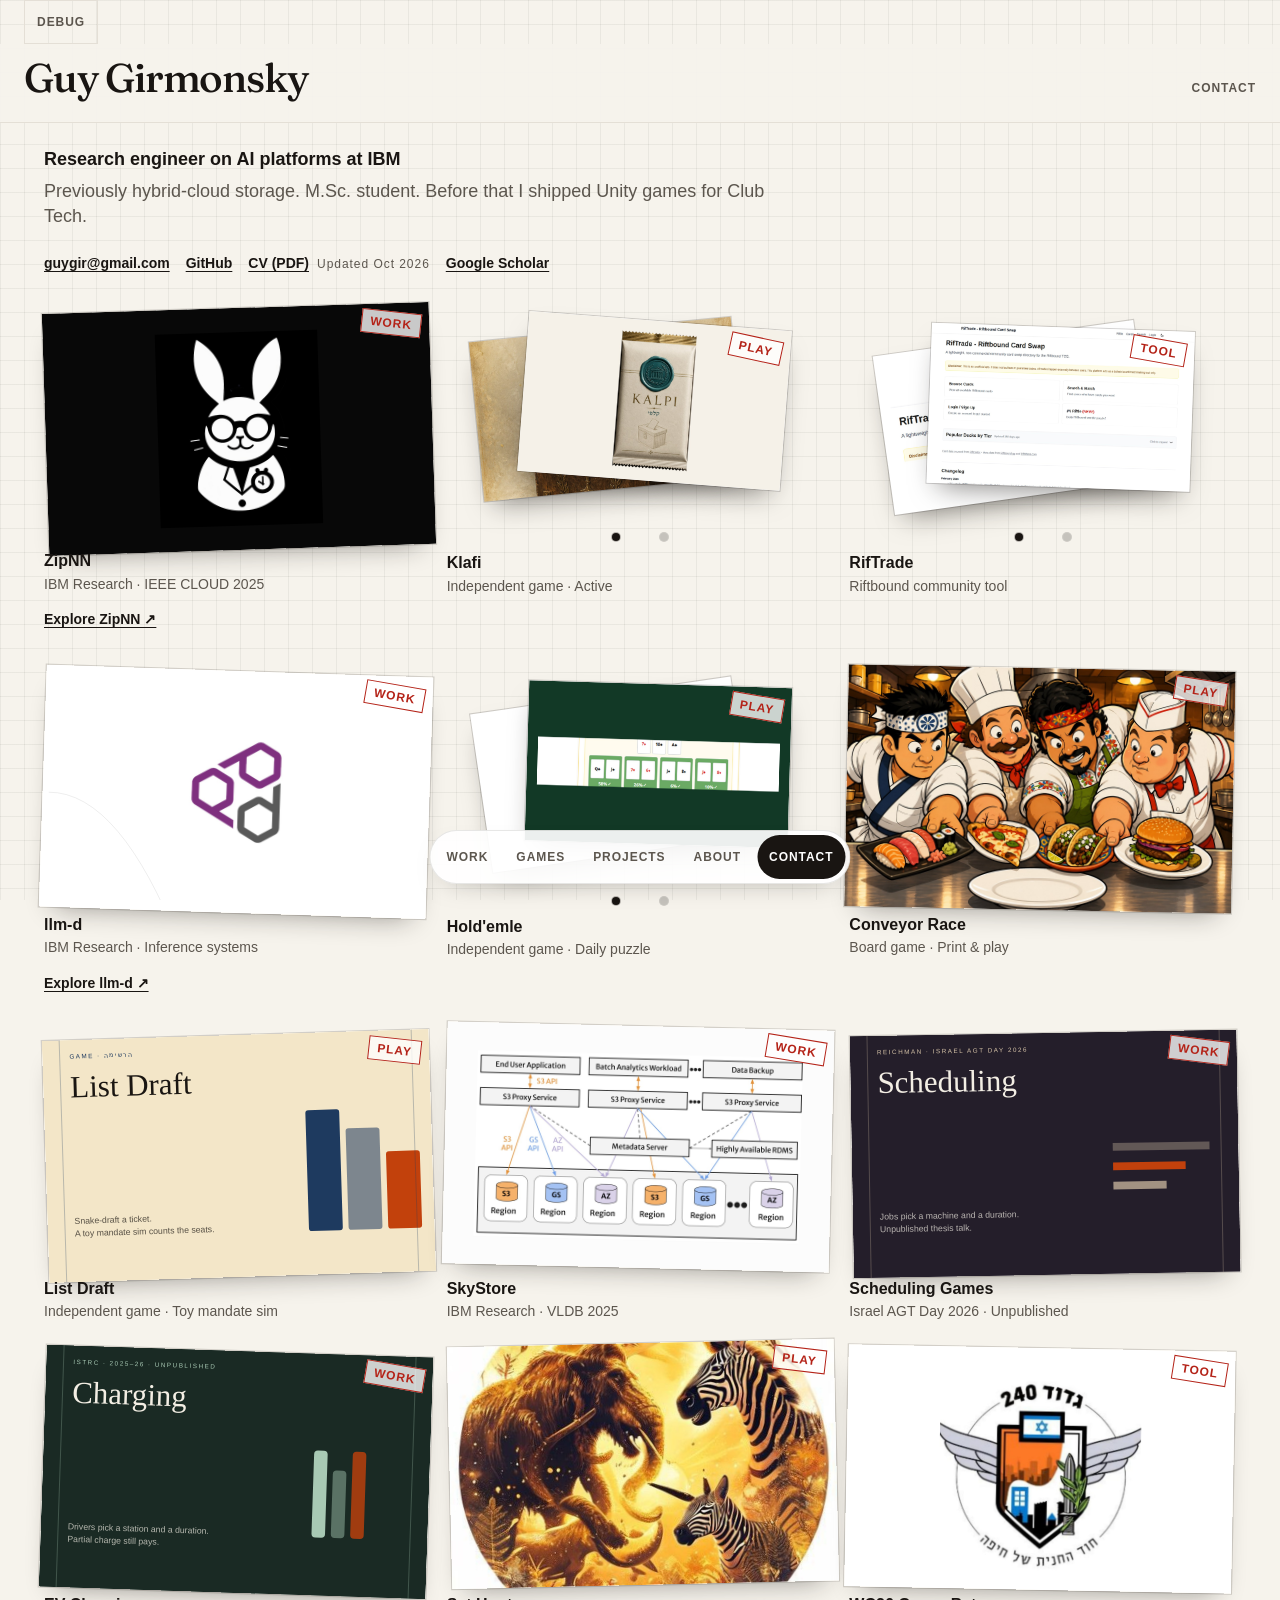
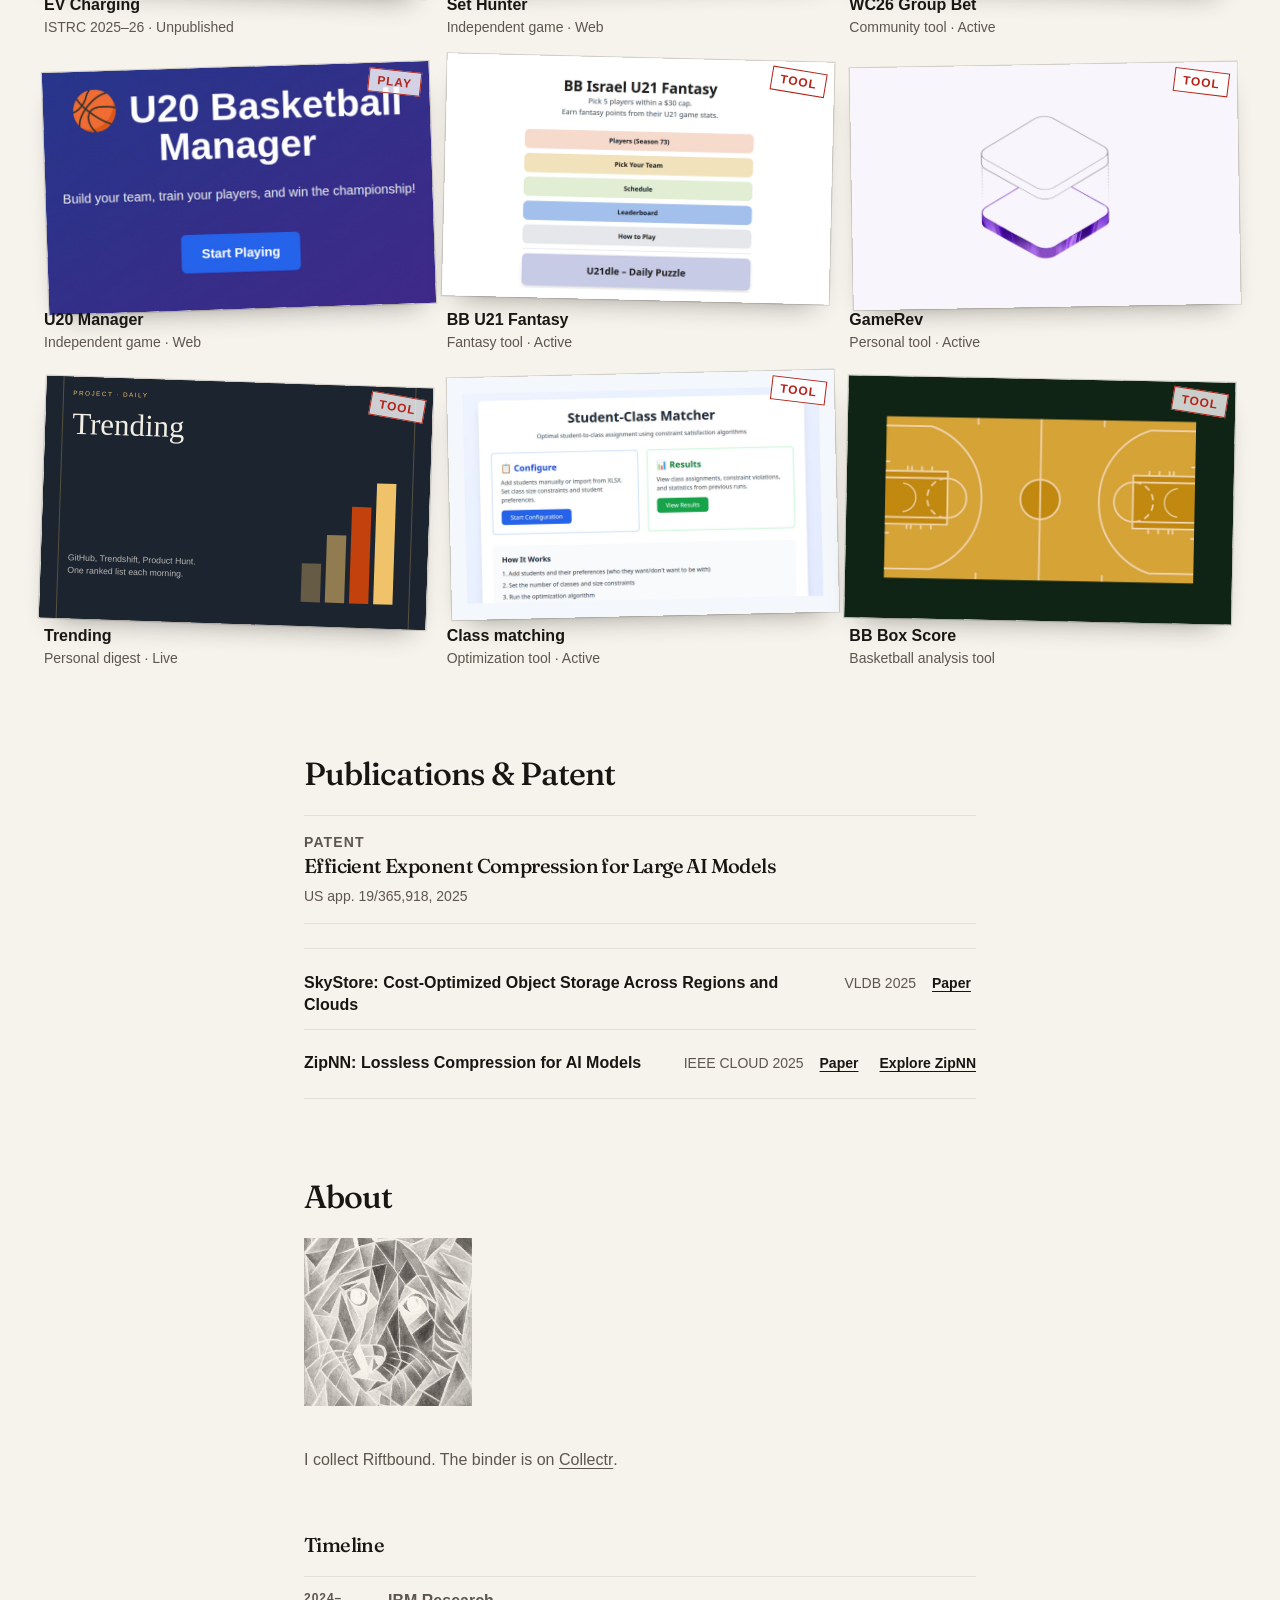
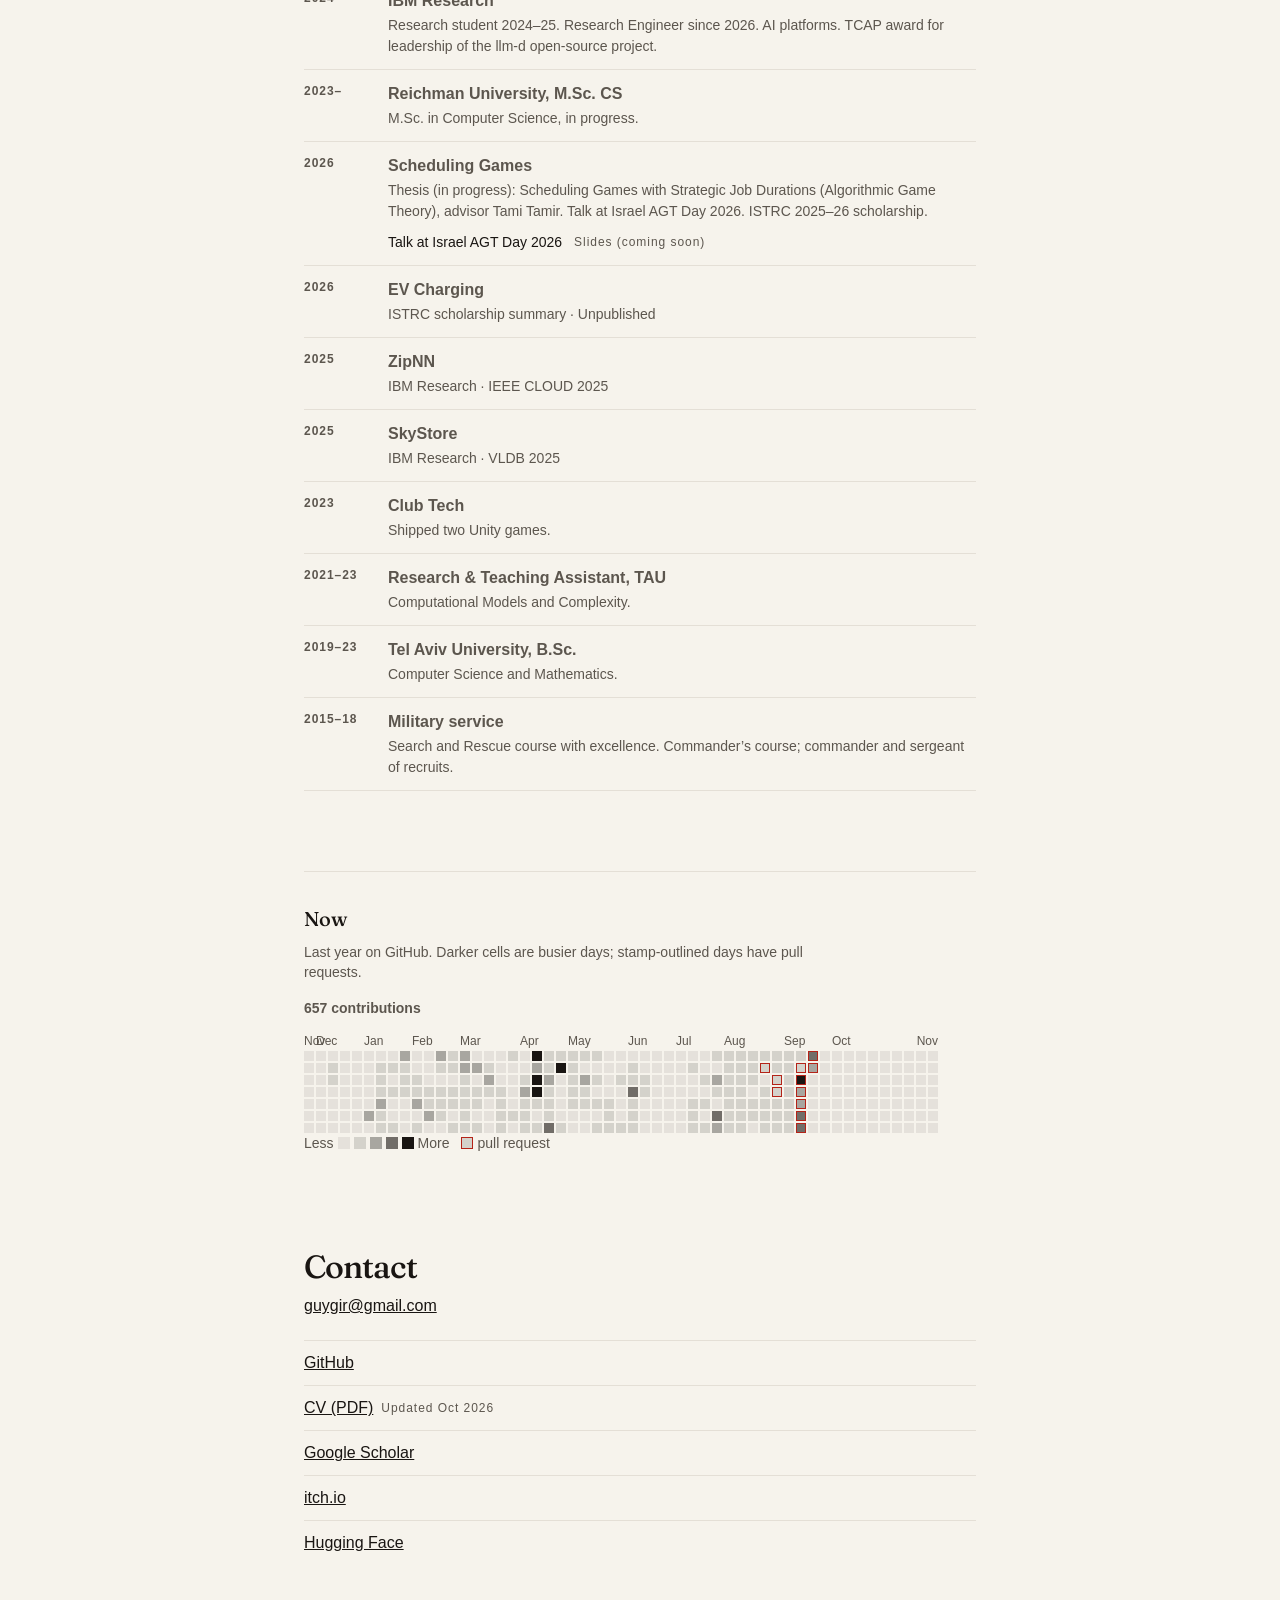
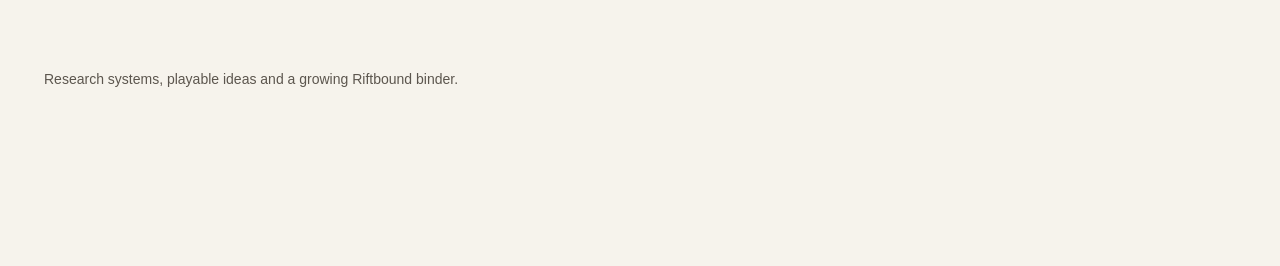
<file: index.html>
<!DOCTYPE html>
<html lang="en" data-layout="even">
  <head>
    <meta charset="utf-8" />
    <meta name="viewport" content="width=device-width, initial-scale=1" />
    <title>Guy Girmonsky</title>
    <meta name="description" content="Work, games, and projects by Guy Girmonsky." />
    <meta name="theme-color" content="#F6F3EC" />
    <link rel="preload" href="fonts/fraunces-latin-wght.woff2" as="font" type="font/woff2" crossorigin />
    <script>
      (function () {
        var layout = "even";
        var debug = "0";
        try {
          var params = new URLSearchParams(location.search);
          var query = params.get("layout");
          if (query === "uneven" || query === "cards" || query === "paced" || query === "even") layout = query;
          else {
            var stored = localStorage.getItem("board-layout");
            if (stored === "uneven" || stored === "cards" || stored === "paced") layout = stored;
            else if (stored && stored !== "even") localStorage.removeItem("board-layout");
          }
          var dq = params.get("debug");
          if (dq === "1" || dq === "0") debug = dq;
          else if (localStorage.getItem("debug-open") === "1") debug = "1";
        } catch (err) {}
        document.documentElement.setAttribute("data-layout", layout);
        document.documentElement.setAttribute("data-debug", debug);
      })();
    </script>
    <link rel="stylesheet" href="css/styles.css?v=20261115c" />
  </head>
  <body data-view="current">
    <a class="skip" href="#gallery">Skip to work</a>

    <aside id="debug-bar" class="debug-bar">
      <button type="button" class="debug-chip" data-debug-toggle aria-expanded="false" aria-controls="debug-panel">Debug</button>
      <div id="debug-panel" class="debug-panel" hidden>
        <div class="debug-group layout-switch" role="radiogroup" aria-label="Board layout">
          <span class="debug-label">Layout</span>
          <button type="button" role="radio" data-layout="even" aria-checked="true">Even</button>
          <button type="button" role="radio" data-layout="uneven" aria-checked="false">Uneven</button>
          <button type="button" role="radio" data-layout="cards" aria-checked="false">Cards</button>
          <button type="button" role="radio" data-layout="paced" aria-checked="false">Paced</button>
        </div>
        <div id="strip-preview" class="debug-group">
          <span class="debug-label">Strip</span>
          <div class="debug-modes" role="radiogroup" aria-label="Strip preview mode">
            <button type="button" role="radio" data-strip="off" aria-checked="true">Off</button>
            <button type="button" role="radio" data-strip="games" aria-checked="false">Games</button>
            <button type="button" role="radio" data-strip="activity" aria-checked="false">Activity</button>
            <button type="button" role="radio" data-strip="categories" aria-checked="false">Categories</button>
            <button type="button" role="radio" data-strip="keywords" aria-checked="false">Keywords</button>
          </div>
          <button type="button" class="debug-desc" role="switch" aria-checked="true" data-desc-toggle>Descriptions</button>
        </div>
      </div>
    </aside>

    <header class="masthead" id="chrome">
      <a class="wordmark" href="#top">Guy Girmonsky</a>
      <a class="mast-contact" href="#contact">Contact</a>
    </header>

    <main id="top">
      <section class="intro" id="intro">
        <p class="intro-role">Research engineer on AI platforms at IBM</p>
        <p class="intro-bio">Previously hybrid-cloud storage. M.Sc. student. Before that I shipped Unity games for Club Tech.</p>
        <p class="intro-links">
          <a href="mailto:guygir@gmail.com">guygir@gmail.com</a>
          <a href="https://github.com/guygir">GitHub</a>
          <span class="intro-cv">
            <span class="intro-cv-hit">
              <a href="assets/Guy_Girmonsky_CV.pdf">CV (PDF)</a>
              <a class="margin-note margin-note--cv" href="assets/Guy_Girmonsky_CV.pdf" tabindex="-1" aria-hidden="true">
                <span class="margin-note-motion">
                  <svg class="margin-note-arrow" viewBox="72 0 48 48" width="48" height="48" aria-hidden="true">
                    <path d="M79 12C103-2 117 13 105 39" fill="none" stroke="currentColor" stroke-width="1.8" stroke-linecap="round" stroke-linejoin="round"></path>
                    <path d="M98 30Q103 35 105 39L113 32" fill="none" stroke="currentColor" stroke-width="1.8" stroke-linecap="round" stroke-linejoin="round"></path>
                  </svg>
                </span>
                <span class="margin-note-text">grab my CV</span>
              </a>
            </span>
            <span class="intro-updated">Updated Oct 2026</span>
          </span>
          <a href="https://scholar.google.co.il/citations?view_op=list_works&amp;hl=en&amp;user=_VMWNfcAAAAJ">Google Scholar</a>
        </p>
      </section>

      <div id="gallery"></div>

      <section id="pubs">
        <h2 class="reveal">Publications &amp; Patent</h2>
        <article class="pub pub-patent">
          <p class="pub-kind">Patent</p>
          <h3>Efficient Exponent Compression for Large AI Models</h3>
          <p>US app. 19/365,918, 2025</p>
        </article>
        <ul class="pub-list">
          <li>
            <cite>SkyStore: Cost-Optimized Object Storage Across Regions and Clouds</cite>
            <span class="pub-venue">VLDB 2025</span>
            <a href="https://arxiv.org/abs/2502.20818">Paper</a>
          </li>
          <li>
            <cite>ZipNN: Lossless Compression for AI Models</cite>
            <span class="pub-venue">IEEE CLOUD 2025</span>
            <a href="https://arxiv.org/abs/2411.05239">Paper</a>
            <a href="projects/zipnn.html">Explore ZipNN</a>
          </li>
        </ul>
      </section>

      <section id="about">
        <h2 class="reveal">About</h2>
        <div class="about-grid">
          <figure class="portrait">
            <img src="images/profile/guy-girmonsky.jpg" alt="" width="220" height="220" />
          </figure>
          <div class="about-copy">
            <p>
              I collect Riftbound. The binder is on
              <a href="https://app.getcollectr.com/showcase/profile/@guygir">Collectr</a>.
            </p>
          </div>
          <div class="journey" id="journey">
            <h3>Timeline</h3>
            <ol class="timeline" id="timeline"></ol>
          </div>
        </div>

        <section class="pulse" aria-label="GitHub contribution calendar">
          <h3>Now</h3>
          <p>Last year on GitHub. Darker cells are busier days; stamp-outlined days have pull requests.</p>
          <p class="pulse-total" id="pulse-total"></p>
          <div class="pulse-cal">
            <div class="pulse-months" id="pulse-months"></div>
            <div class="pulse-board" id="pulse-board"></div>
          </div>
          <p class="pulse-key">
            <span>Less</span>
            <i class="pulse-swatch lv-0"></i>
            <i class="pulse-swatch lv-1"></i>
            <i class="pulse-swatch lv-2"></i>
            <i class="pulse-swatch lv-3"></i>
            <i class="pulse-swatch lv-4"></i>
            <span>More</span>
            <span class="pulse-key-pr"><i class="pulse-swatch is-pr"></i>pull request</span>
          </p>
        </section>
      </section>

      <section id="contact">
        <h2 class="reveal">Contact</h2>
        <p><a href="mailto:guygir@gmail.com">guygir@gmail.com</a></p>
        <ul>
          <li><a href="https://github.com/guygir">GitHub</a></li>
          <li>
            <a href="assets/Guy_Girmonsky_CV.pdf">CV (PDF)</a>
            <span class="intro-updated">Updated Oct 2026</span>
          </li>
          <li><a href="https://scholar.google.co.il/citations?view_op=list_works&amp;hl=en&amp;user=_VMWNfcAAAAJ">Google Scholar</a></li>
          <li><a href="https://guygir.itch.io">itch.io</a></li>
          <li><a href="https://huggingface.co/Guygir">Hugging Face</a></li>
        </ul>
      </section>

      <footer>
        Research systems, playable ideas and a growing Riftbound binder.
      </footer>
    </main>
    <svg class="pulse-sky" id="pulse-sky" aria-hidden="true"></svg>
    <svg class="sr-filters" aria-hidden="true">
      <filter id="portrait-ink" color-interpolation-filters="sRGB">
        <feColorMatrix type="saturate" values="0" />
        <feComponentTransfer>
          <feFuncR type="table" tableValues="0.965 0.098" />
          <feFuncG type="table" tableValues="0.953 0.082" />
          <feFuncB type="table" tableValues="0.925 0.071" />
        </feComponentTransfer>
      </filter>
    </svg>

    <nav class="dock" id="dock" aria-label="Page">
      <a href="#gallery" data-dock="work">Work</a>
      <a href="#games" data-dock="games">Games</a>
      <a href="#projects" data-dock="projects">Projects</a>
      <a href="#about" data-dock="about">About</a>
      <a href="#contact" data-dock="contact">Contact</a>
    </nav>

    <nav class="paced-dock" id="paced-dock" aria-label="Page">
      <a href="#gallery" data-paced="work">Work</a>
      <a href="#about" data-paced="about">About</a>
      <a href="assets/Guy_Girmonsky_CV.pdf">CV</a>
      <a href="mailto:guygir@gmail.com">Email</a>
      <a href="https://github.com/guygir">GitHub</a>
    </nav>

    <div class="inspect" id="inspect" hidden>
      <button type="button" class="inspect-dim" data-close tabindex="-1" aria-label="Close"></button>
      <article class="sheet" role="dialog" aria-modal="true" aria-labelledby="sheet-title">
        <p class="sheet-file" id="sheet-file"></p>
        <span class="sheet-stamp" id="sheet-stamp"></span>
        <figure class="sheet-frame" id="sheet-frame">
          <img id="sheet-img" alt="" width="1600" height="1000" />
        </figure>
        <div class="sheet-thumbs" id="sheet-thumbs" hidden></div>
        <h2 id="sheet-title"></h2>
        <p class="sheet-detail" id="sheet-detail"></p>
        <p class="sheet-story" id="sheet-story"></p>
        <p class="sheet-talk" id="sheet-talk" hidden></p>
        <div class="sheet-bar">
          <button type="button" id="sheet-prev">Prev</button>
          <a id="sheet-enter" target="_blank" rel="noopener noreferrer">Open</a>
          <button type="button" id="sheet-next">Next</button>
        </div>
        <button type="button" class="sheet-close" data-close>Close</button>
      </article>
    </div>

    <script src="js/data.js?v=20261115a"></script>
    <script src="js/timeline.js?v=20261021a"></script>
    <script src="js/activity.js?v=20261010a"></script>
    <script src="js/app.js?v=20261115c"></script>
    <script src="js/pulse.js?v=20261010a"></script>
    <script src="js/strips.js?v=20261010a"></script>
  </body>
</html>
</file>
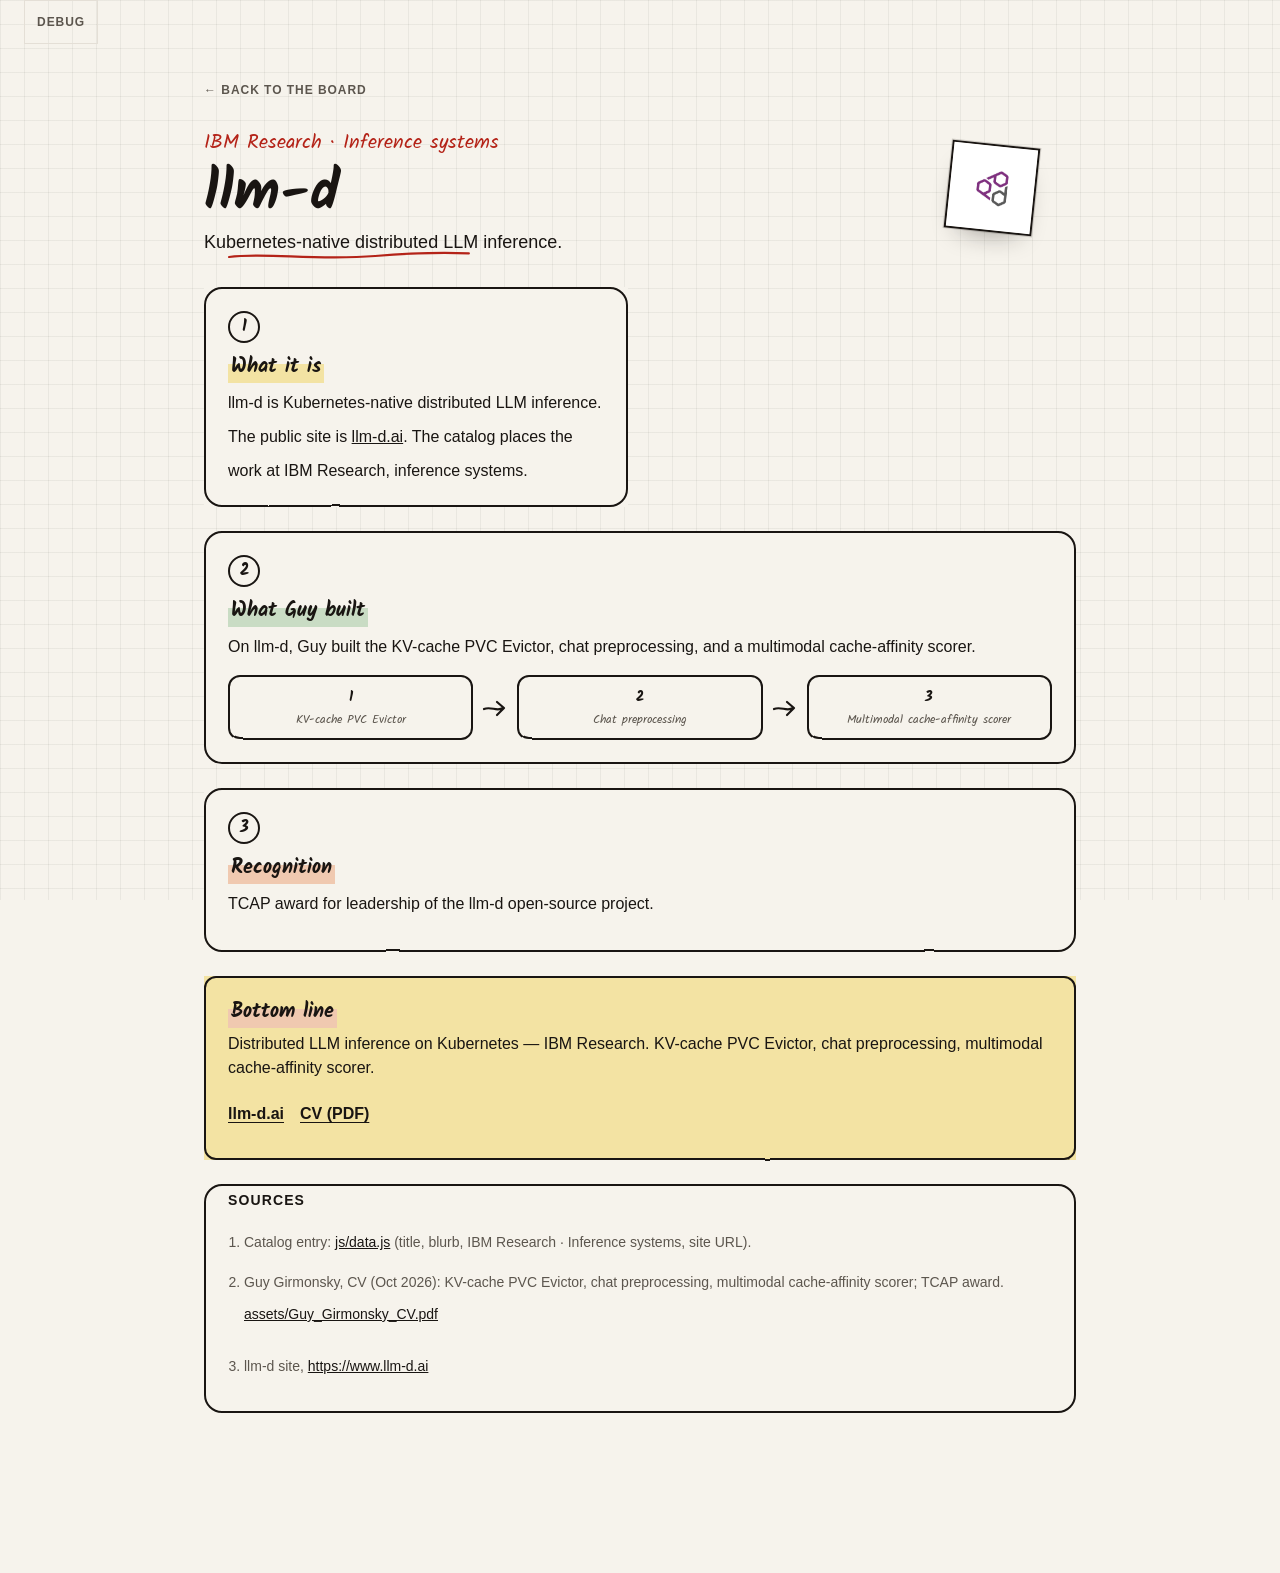
<file: projects/llmd.html>
<!DOCTYPE html>
<html lang="en" class="explore" data-style="clean" data-hand="0" data-debug="0">
  <head>
    <meta charset="utf-8" />
    <meta name="viewport" content="width=device-width, initial-scale=1" />
    <title>llm-d — explore</title>
    <meta name="description" content="A note on llm-d, Kubernetes-native distributed LLM inference." />
    <meta name="theme-color" content="#F6F3EC" />
    <link rel="preload" href="../fonts/kalam-latin-400.woff2" as="font" type="font/woff2" crossorigin />
    <link rel="preload" href="../fonts/kalam-latin-700.woff2" as="font" type="font/woff2" crossorigin />
    <script>
      (function () {
        function parseStyle(value) {
          if (value === "sketch" || value === "1") return "sketch";
          if (value === "clean" || value === "0") return "clean";
          return "";
        }
        function parseHand(value) {
          if (value === "1" || value === "hand") return "1";
          if (value === "0" || value === "readable" || value === "sans") return "0";
          return "";
        }
        var style = "clean";
        var hand = "0";
        var debug = "0";
        try {
          var params = new URLSearchParams(location.search);
          style = parseStyle(params.get("style"));
          if (!style) {
            var v2 = params.get("v2");
            if (v2 !== null) style = parseStyle(v2) || (v2 === "false" ? "clean" : "sketch");
          }
          if (!style) style = parseStyle(localStorage.getItem("explore-style"));
          if (!style) style = "clean";
          hand = parseHand(params.get("hand"));
          if (!hand) hand = parseHand(localStorage.getItem("explore-hand"));
          if (!hand) hand = "0";
          var dq = params.get("debug");
          if (dq === "1" || dq === "0") debug = dq;
          else if (localStorage.getItem("debug-open") === "1") debug = "1";
        } catch (err) {}
        document.documentElement.setAttribute("data-style", style);
        document.documentElement.setAttribute("data-hand", hand);
        document.documentElement.setAttribute("data-debug", debug);
      })();
    </script>
    <link rel="stylesheet" href="../css/styles.css?v=20261021a" />
    <link rel="stylesheet" href="../css/explore.css?v=20261021a" />
  </head>
  <body class="explore">
    <svg class="sr-filters" aria-hidden="true">
      <filter id="ink-rough" x="-6%" y="-6%" width="112%" height="112%" color-interpolation-filters="sRGB">
        <feTurbulence type="fractalNoise" baseFrequency="0.035" numOctaves="2" seed="4" result="n" />
        <feDisplacementMap in="SourceGraphic" in2="n" scale="1.6" xChannelSelector="R" yChannelSelector="G" />
      </filter>
      <filter id="ink-rough-strong" x="-10%" y="-10%" width="120%" height="120%" color-interpolation-filters="sRGB">
        <feTurbulence type="fractalNoise" baseFrequency="0.048" numOctaves="3" seed="7" result="n" />
        <feDisplacementMap in="SourceGraphic" in2="n" scale="2.8" xChannelSelector="R" yChannelSelector="G" />
      </filter>
    </svg>

    <a class="skip" href="#note">Skip to note</a>

    <aside id="debug-bar" class="debug-bar">
      <button type="button" class="debug-chip" data-debug-toggle aria-expanded="false" aria-controls="debug-panel">Debug</button>
      <div id="debug-panel" class="debug-panel" hidden>
        <div class="debug-group" role="radiogroup" aria-label="Explore version">
          <span class="debug-label">Version</span>
          <button type="button" role="radio" data-style="clean" aria-checked="true">Clean</button>
          <button type="button" role="radio" data-style="sketch" aria-checked="false">Sketch</button>
        </div>
        <div class="debug-group" role="radiogroup" aria-label="Body font">
          <span class="debug-label">Body</span>
          <button type="button" role="radio" data-hand="0" aria-checked="true">Readable</button>
          <button type="button" role="radio" data-hand="1" aria-checked="false">Hand</button>
        </div>
      </div>
    </aside>

    <main class="explore-page" id="note">
      <a class="explore-back" href="../index.html">← Back to the board</a>

      <header class="explore-hero">
        <p class="venue-sticky sketch-only">
          <svg class="pin-doodle" viewBox="0 0 20 28" aria-hidden="true">
            <path filter="url(#ink-rough)" fill="var(--stamp)" d="M10 2.2c-3.2 0-5.6 2.4-5.6 5.4 0 4.2 5.6 12.6 5.6 12.6s5.6-8.4 5.6-12.6c0-3-2.4-5.4-5.6-5.4z" />
            <circle cx="10" cy="7.4" r="2.1" fill="var(--board)" />
          </svg>
          IBM Research
        </p>
        <p class="explore-kicker">IBM Research · Inference systems</p>
        <h1>llm-d</h1>
        <p class="explore-sub">
          Kubernetes-native distributed LLM inference.
          <svg viewBox="0 0 320 16" aria-hidden="true">
            <path class="draw-line" d="M4 9 C 40 4, 90 13, 150 8 S 250 4, 316 11" />
          </svg>
        </p>
        <figure class="explore-sticker">
          <img src="../images/covers/llmd.jpg" alt="" width="160" height="160" />
        </figure>
      </header>

      <div class="explore-grid">
        <article class="note">
          <p class="note-num" aria-hidden="true">1</p>
          <h2><span class="mark mark-1">What it is</span></h2>
          <p>
            llm-d is Kubernetes-native distributed LLM inference.
            The public site is
            <a href="https://www.llm-d.ai">llm-d.ai</a>.
            The catalog places the work at IBM Research, inference systems.
          </p>
        </article>

        <article class="note note-flow">
          <p class="note-num" aria-hidden="true">2</p>
          <h2><span class="mark mark-2">What Guy built</span></h2>
          <p>
            On llm-d, Guy built the KV-cache PVC Evictor, chat preprocessing,
            and a multimodal cache-affinity scorer.
          </p>
          <div class="flow" aria-hidden="true">
            <div class="flow-step">
              <strong>1</strong>
              <span>KV-cache PVC Evictor</span>
            </div>
            <svg class="flow-arrow" viewBox="0 0 28 28"><path class="draw-line" d="M3 15 C10 12, 16 18, 22 14 M16 8 L23 14 L16 21" /></svg>
            <div class="flow-step">
              <strong>2</strong>
              <span>Chat preprocessing</span>
            </div>
            <svg class="flow-arrow" viewBox="0 0 28 28"><path class="draw-line" d="M3 15 C10 12, 16 18, 22 14 M16 8 L23 14 L16 21" /></svg>
            <div class="flow-step">
              <strong>3</strong>
              <span>Multimodal cache-affinity scorer</span>
            </div>
          </div>
        </article>

        <article class="note note-wide">
          <p class="note-num" aria-hidden="true">3</p>
          <h2><span class="mark mark-3">Recognition</span></h2>
          <p>
            TCAP award for leadership of the llm-d open-source project.
          </p>
          <p class="bubble sketch-only">Leadership of the llm-d open-source project — TCAP award.</p>
        </article>

        <aside class="note note-bottom">
          <svg class="megaphone sketch-only" viewBox="0 0 52 36" aria-hidden="true">
            <g filter="url(#ink-rough-strong)" fill="none" stroke="currentColor" stroke-width="2" stroke-linecap="round" stroke-linejoin="round">
              <path d="M22 8 L42 3 V33 L22 28 Z" fill="var(--marker-3)" />
              <path d="M22 10 V26 C12 26, 8 22, 8 18 S12 10, 22 10 Z" />
              <path d="M12 26 L8 33 H16 L18 26" />
              <path class="draw-line" d="M46 10 C50 14, 50 18, 46 22" />
              <path d="M48 6 C54 12, 54 20, 48 26" />
            </g>
          </svg>
          <h2><span class="mark mark-3">Bottom line</span></h2>
          <p>
            Distributed LLM inference on Kubernetes — IBM Research.
            KV-cache PVC Evictor, chat preprocessing, multimodal cache-affinity
            scorer.
          </p>
          <p class="explore-links">
            <a href="https://www.llm-d.ai">llm-d.ai</a>
            <a href="../assets/Guy_Girmonsky_CV.pdf">CV (PDF)</a>
          </p>
        </aside>

        <section class="note note-sources">
          <h2>Sources</h2>
          <ol>
            <li>
              Catalog entry:
              <a href="../js/data.js">js/data.js</a>
              (title, blurb, IBM Research · Inference systems, site URL).
            </li>
            <li>
              Guy Girmonsky, CV (Oct 2026): KV-cache PVC Evictor, chat
              preprocessing, multimodal cache-affinity scorer; TCAP award.
              <a href="../assets/Guy_Girmonsky_CV.pdf">assets/Guy_Girmonsky_CV.pdf</a>
            </li>
            <li>
              llm-d site,
              <a href="https://www.llm-d.ai">https://www.llm-d.ai</a>
            </li>
          </ol>
        </section>
      </div>
    </main>
    <script>
      (function () {
        var STYLE_KEY = "explore-style";
        var HAND_KEY = "explore-hand";
        var DEBUG_KEY = "debug-open";

        function parseStyle(value) {
          if (value === "sketch" || value === "1") return "sketch";
          if (value === "clean" || value === "0") return "clean";
          return "";
        }

        function parseHand(value) {
          if (value === "1" || value === "hand") return "1";
          if (value === "0" || value === "readable" || value === "sans") return "0";
          return "";
        }

        function currentStyle() {
          return parseStyle(document.documentElement.getAttribute("data-style")) || "clean";
        }

        function currentHand() {
          return parseHand(document.documentElement.getAttribute("data-hand")) || "0";
        }

        function debugOpen() {
          return document.documentElement.getAttribute("data-debug") === "1";
        }

        function persistUrl() {
          var params = new URLSearchParams(location.search);
          var style = currentStyle();
          var hand = currentHand();
          params.delete("v2");
          if (style === "clean") params.delete("style");
          else params.set("style", "sketch");
          if (hand === "0") params.delete("hand");
          else params.set("hand", "1");
          if (!debugOpen()) params.delete("debug");
          else params.set("debug", "1");
          var search = params.toString();
          history.replaceState(null, "", location.pathname + (search ? "?" + search : "") + location.hash);
        }

        function writeStyle(next) {
          var style = parseStyle(next) || "clean";
          document.documentElement.setAttribute("data-style", style);
          try { localStorage.setItem(STYLE_KEY, style); } catch (err) {}
          persistUrl();
          syncControls();
        }

        function writeHand(next) {
          var hand = parseHand(next) || "0";
          document.documentElement.setAttribute("data-hand", hand);
          try { localStorage.setItem(HAND_KEY, hand); } catch (err) {}
          persistUrl();
          syncControls();
        }

        function writeDebug(open) {
          var next = open ? "1" : "0";
          document.documentElement.setAttribute("data-debug", next);
          try { localStorage.setItem(DEBUG_KEY, next); } catch (err) {}
          persistUrl();
          syncControls();
        }

        function syncControls() {
          var style = currentStyle();
          var hand = currentHand();
          var open = debugOpen();
          document.querySelectorAll("[data-style]").forEach(function (btn) {
            btn.setAttribute("aria-checked", btn.getAttribute("data-style") === style ? "true" : "false");
          });
          document.querySelectorAll("[data-hand]").forEach(function (btn) {
            btn.setAttribute("aria-checked", btn.getAttribute("data-hand") === hand ? "true" : "false");
          });
          var chip = document.querySelector("[data-debug-toggle]");
          var panel = document.getElementById("debug-panel");
          if (chip) chip.setAttribute("aria-expanded", open ? "true" : "false");
          if (panel) panel.hidden = !open;
        }

        function bindDebug() {
          var bar = document.getElementById("debug-bar");
          if (!bar || bar.dataset.bound) return;
          bar.dataset.bound = "1";
          bar.addEventListener("click", function (event) {
            if (event.target.closest("[data-debug-toggle]")) {
              writeDebug(!debugOpen());
              return;
            }
            var styleBtn = event.target.closest("[data-style]");
            if (styleBtn) {
              writeStyle(styleBtn.getAttribute("data-style"));
              return;
            }
            var handBtn = event.target.closest("[data-hand]");
            if (handBtn) {
              writeHand(handBtn.getAttribute("data-hand"));
            }
          });
          bar.addEventListener("keydown", function (event) {
            if (event.key !== "ArrowLeft" && event.key !== "ArrowRight") return;
            var group = event.target.closest("[role='radiogroup']");
            if (!group) return;
            var buttons = Array.prototype.slice.call(group.querySelectorAll("[role='radio']"));
            var index = buttons.indexOf(event.target);
            if (index < 0) return;
            event.preventDefault();
            var next = event.key === "ArrowRight"
              ? buttons[(index + 1) % buttons.length]
              : buttons[(index - 1 + buttons.length) % buttons.length];
            next.focus();
            next.click();
          });
        }

        if (!window.matchMedia("(prefers-reduced-motion: reduce)").matches) {
          document.documentElement.classList.add("ink-draw");
        }

        try { localStorage.setItem(STYLE_KEY, currentStyle()); } catch (err) {}
        try { localStorage.setItem(HAND_KEY, currentHand()); } catch (err) {}
        try { localStorage.setItem(DEBUG_KEY, debugOpen() ? "1" : "0"); } catch (err) {}
        persistUrl();
        bindDebug();
        syncControls();
      })();
    </script>
  </body>
</html>
</file>
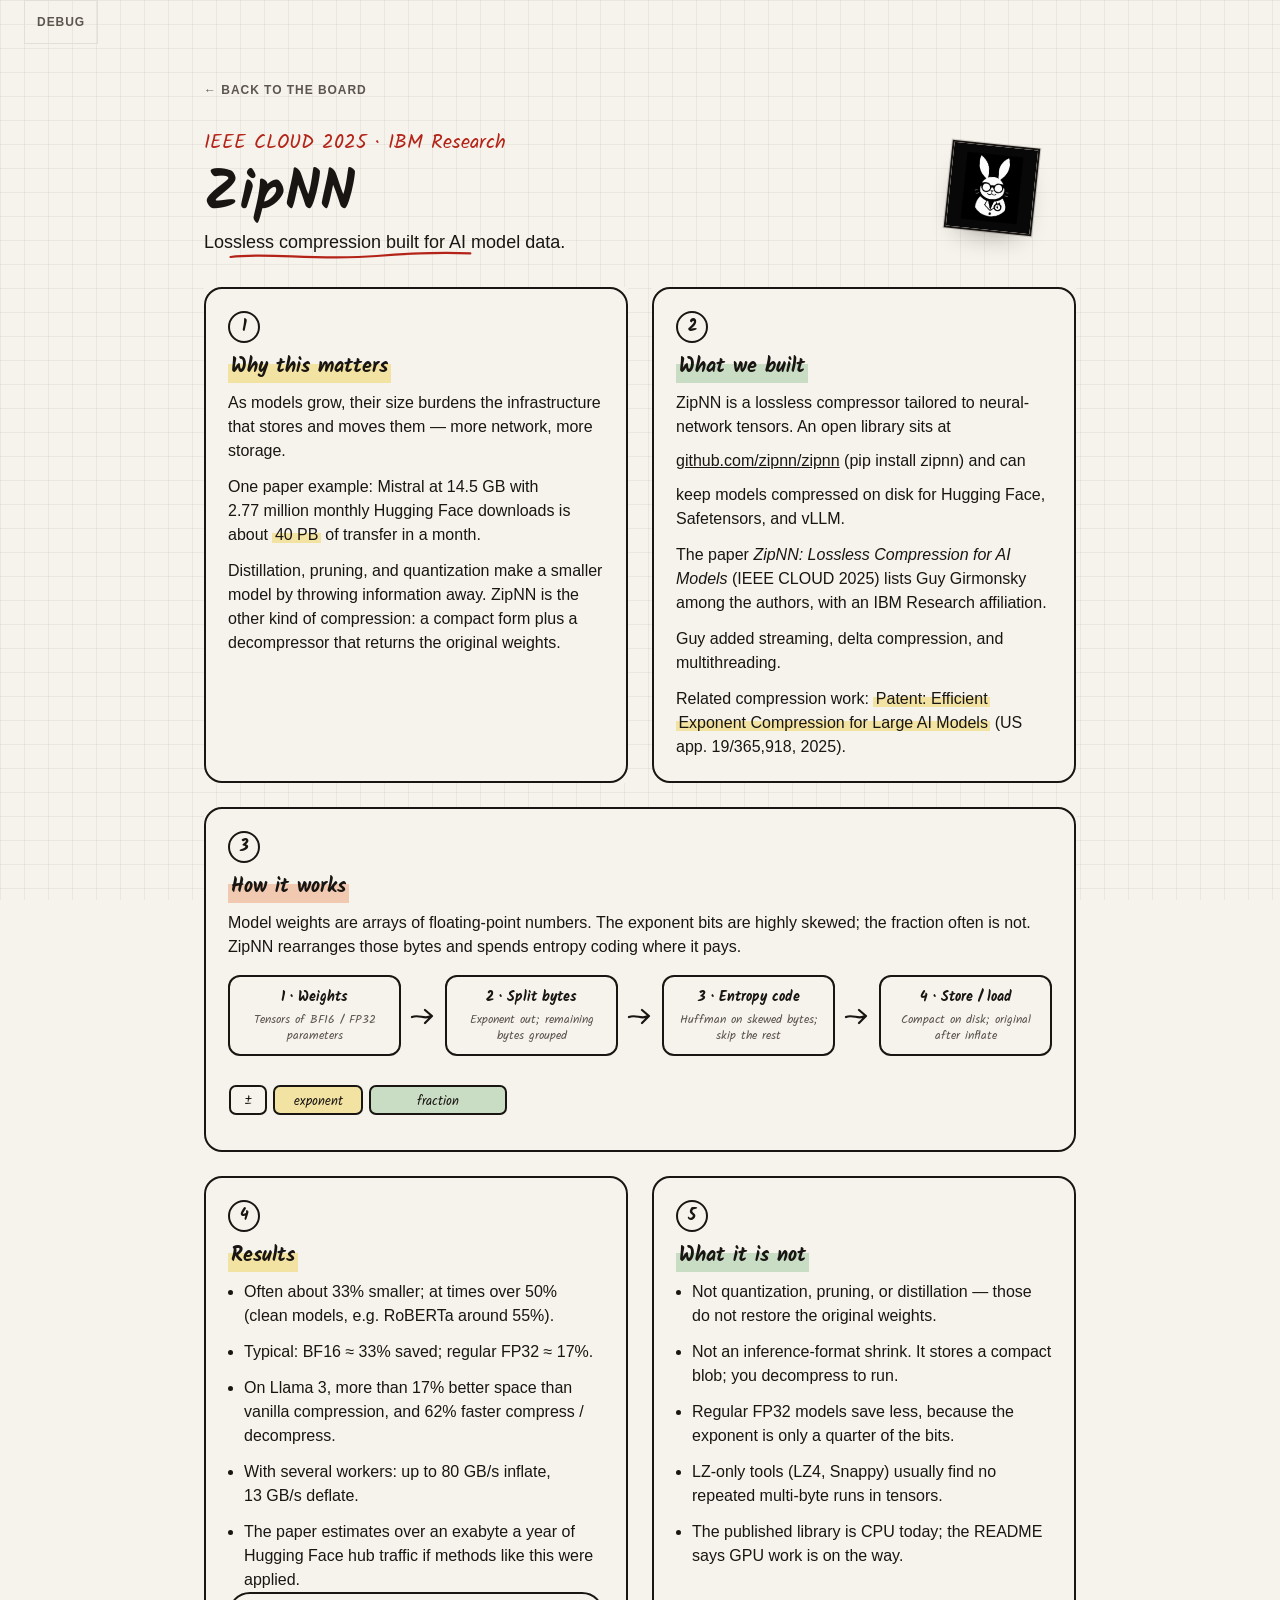
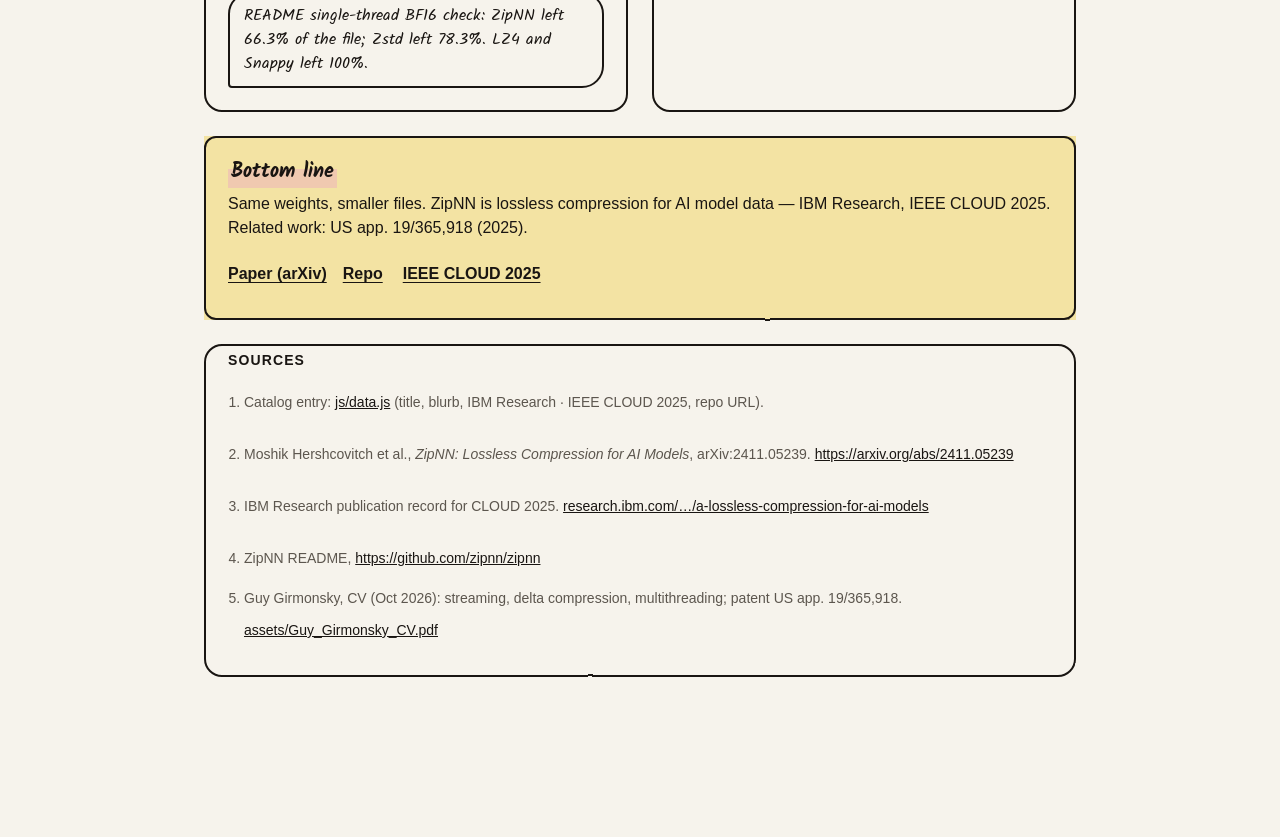
<file: projects/zipnn.html>
<!DOCTYPE html>
<html lang="en" class="explore" data-style="clean" data-hand="0" data-debug="0">
  <head>
    <meta charset="utf-8" />
    <meta name="viewport" content="width=device-width, initial-scale=1" />
    <title>ZipNN — explore</title>
    <meta name="description" content="A sketchnote on ZipNN, lossless compression for AI model data." />
    <meta name="theme-color" content="#F6F3EC" />
    <link rel="preload" href="../fonts/kalam-latin-400.woff2" as="font" type="font/woff2" crossorigin />
    <link rel="preload" href="../fonts/kalam-latin-700.woff2" as="font" type="font/woff2" crossorigin />
    <script>
      (function () {
        function parseStyle(value) {
          if (value === "sketch" || value === "1") return "sketch";
          if (value === "clean" || value === "0") return "clean";
          return "";
        }
        function parseHand(value) {
          if (value === "1" || value === "hand") return "1";
          if (value === "0" || value === "readable" || value === "sans") return "0";
          return "";
        }
        var style = "clean";
        var hand = "0";
        var debug = "0";
        try {
          var params = new URLSearchParams(location.search);
          style = parseStyle(params.get("style"));
          if (!style) {
            var v2 = params.get("v2");
            if (v2 !== null) style = parseStyle(v2) || (v2 === "false" ? "clean" : "sketch");
          }
          if (!style) style = parseStyle(localStorage.getItem("explore-style"));
          if (!style) style = "clean";
          hand = parseHand(params.get("hand"));
          if (!hand) hand = parseHand(localStorage.getItem("explore-hand"));
          if (!hand) hand = "0";
          var dq = params.get("debug");
          if (dq === "1" || dq === "0") debug = dq;
          else if (localStorage.getItem("debug-open") === "1") debug = "1";
        } catch (err) {}
        document.documentElement.setAttribute("data-style", style);
        document.documentElement.setAttribute("data-hand", hand);
        document.documentElement.setAttribute("data-debug", debug);
      })();
    </script>
    <link rel="stylesheet" href="../css/styles.css?v=20261021a" />
    <link rel="stylesheet" href="../css/explore.css?v=20261021a" />
  </head>
  <body class="explore">
    <svg class="sr-filters" aria-hidden="true">
      <filter id="ink-rough" x="-6%" y="-6%" width="112%" height="112%" color-interpolation-filters="sRGB">
        <feTurbulence type="fractalNoise" baseFrequency="0.035" numOctaves="2" seed="4" result="n" />
        <feDisplacementMap in="SourceGraphic" in2="n" scale="1.6" xChannelSelector="R" yChannelSelector="G" />
      </filter>
      <filter id="ink-rough-strong" x="-10%" y="-10%" width="120%" height="120%" color-interpolation-filters="sRGB">
        <feTurbulence type="fractalNoise" baseFrequency="0.048" numOctaves="3" seed="7" result="n" />
        <feDisplacementMap in="SourceGraphic" in2="n" scale="2.8" xChannelSelector="R" yChannelSelector="G" />
      </filter>
    </svg>

    <a class="skip" href="#note">Skip to note</a>

    <aside id="debug-bar" class="debug-bar">
      <button type="button" class="debug-chip" data-debug-toggle aria-expanded="false" aria-controls="debug-panel">Debug</button>
      <div id="debug-panel" class="debug-panel" hidden>
        <div class="debug-group" role="radiogroup" aria-label="Explore version">
          <span class="debug-label">Version</span>
          <button type="button" role="radio" data-style="clean" aria-checked="true">Clean</button>
          <button type="button" role="radio" data-style="sketch" aria-checked="false">Sketch</button>
        </div>
        <div class="debug-group" role="radiogroup" aria-label="Body font">
          <span class="debug-label">Body</span>
          <button type="button" role="radio" data-hand="0" aria-checked="true">Readable</button>
          <button type="button" role="radio" data-hand="1" aria-checked="false">Hand</button>
        </div>
      </div>
    </aside>

    <main class="explore-page" id="note">
      <a class="explore-back" href="../index.html">← Back to the board</a>

      <header class="explore-hero">
        <p class="venue-sticky sketch-only">
          <svg class="pin-doodle" viewBox="0 0 20 28" aria-hidden="true">
            <path filter="url(#ink-rough)" fill="var(--stamp)" d="M10 2.2c-3.2 0-5.6 2.4-5.6 5.4 0 4.2 5.6 12.6 5.6 12.6s5.6-8.4 5.6-12.6c0-3-2.4-5.4-5.6-5.4z" />
            <circle cx="10" cy="7.4" r="2.1" fill="var(--board)" />
          </svg>
          IEEE CLOUD 2025
        </p>
        <p class="explore-kicker">IEEE CLOUD 2025 · IBM Research</p>
        <h1>ZipNN</h1>
        <p class="explore-sub">
          Lossless compression built for AI model data.
          <svg viewBox="0 0 320 16" aria-hidden="true">
            <path class="draw-line" d="M4 9 C 40 4, 90 13, 150 8 S 250 4, 316 11" />
          </svg>
        </p>
        <figure class="explore-sticker">
          <img src="../images/covers/zipnn.jpg" alt="" width="160" height="160" />
        </figure>
      </header>

      <div class="explore-grid">
        <article class="note">
          <p class="note-num" aria-hidden="true">1</p>
          <h2><span class="mark mark-1">Why this matters</span></h2>
          <p>
            As models grow, their size burdens the infrastructure that stores and
            moves them — more network, more storage.
          </p>
          <p>
            One paper example: Mistral at 14.5&nbsp;GB with 2.77&nbsp;million
            monthly Hugging Face downloads is about
            <span class="mark mark-1">40&nbsp;PB</span> of transfer in a month.
          </p>
          <svg class="doodle disk-doodle sketch-only" viewBox="0 0 200 128" aria-hidden="true">
            <g filter="url(#ink-rough-strong)" fill="none" stroke="currentColor" stroke-width="2.1" stroke-linecap="round">
              <ellipse cx="64" cy="26" rx="38" ry="12" />
              <path d="M26 26 V74 C26 83, 102 83, 102 74 V26" />
              <ellipse cx="64" cy="74" rx="38" ry="12" />
              <ellipse cx="64" cy="26" rx="14" ry="5" />
              <path class="draw-line" d="M122 18 C138 28, 148 46, 142 68" />
              <path d="M134 62 L142 72 L154 58" />
            </g>
            <text x="64" y="108" text-anchor="middle">40 PB / month</text>
            <text x="64" y="122" text-anchor="middle">Mistral downloads</text>
          </svg>
          <p>
            Distillation, pruning, and quantization make a smaller model by
            throwing information away. ZipNN is the other kind of compression:
            a compact form plus a decompressor that returns the original weights.
          </p>
          <p class="bubble sketch-only">Same bits back — decompress returns the original weights.</p>
        </article>

        <article class="note">
          <p class="note-num" aria-hidden="true">2</p>
          <h2><span class="mark mark-2">What we built</span></h2>
          <p>
            ZipNN is a lossless compressor tailored to neural-network tensors.
            An open library sits at
            <a href="https://github.com/zipnn/zipnn">github.com/zipnn/zipnn</a>
            (pip install zipnn) and can keep models compressed on
            disk for Hugging Face, Safetensors, and vLLM.
          </p>
          <p>
            The paper
            <cite>ZipNN: Lossless Compression for AI Models</cite>
            (IEEE CLOUD 2025) lists Guy Girmonsky among the authors, with an
            IBM Research affiliation.
          </p>
          <p>
            Guy added streaming, delta compression, and multithreading.
          </p>
          <p>
            Related compression work:
            <span class="mark mark-1">Patent: Efficient Exponent Compression for Large AI Models</span>
            (US app. 19/365,918, 2025).
          </p>
        </article>

        <article class="note note-flow">
          <p class="note-num" aria-hidden="true">3</p>
          <h2><span class="mark mark-3">How it works</span></h2>
          <p>
            Model weights are arrays of floating-point numbers. The exponent
            bits are highly skewed; the fraction often is not. ZipNN rearranges
            those bytes and spends entropy coding where it pays.
          </p>
          <ol class="sr-only">
            <li>Start from model weights (BF16 / FP32 tensors).</li>
            <li>Split bytes: extract the exponent, group the rest.</li>
            <li>Huffman / entropy-code the skewed bytes; skip incompressible parts.</li>
            <li>Store the compact form; decompress to the original weights.</li>
          </ol>
          <div class="flow" aria-hidden="true">
            <div class="flow-step">
              <strong>1 · Weights</strong>
              <span>Tensors of BF16 / FP32 parameters</span>
            </div>
            <svg class="flow-arrow" viewBox="0 0 28 28"><path class="draw-line" d="M3 15 C10 12, 16 18, 22 14 M16 8 L23 14 L16 21" /></svg>
            <div class="flow-step">
              <strong>2 · Split bytes</strong>
              <span>Exponent out; remaining bytes grouped</span>
            </div>
            <svg class="flow-arrow" viewBox="0 0 28 28"><path class="draw-line" d="M3 15 C10 12, 16 18, 22 14 M16 8 L23 14 L16 21" /></svg>
            <div class="flow-step">
              <strong>3 · Entropy code</strong>
              <span>Huffman on skewed bytes; skip the rest</span>
            </div>
            <svg class="flow-arrow" viewBox="0 0 28 28"><path class="draw-line" d="M3 15 C10 12, 16 18, 22 14 M16 8 L23 14 L16 21" /></svg>
            <div class="flow-step">
              <strong>4 · Store / load</strong>
              <span>Compact on disk; original after inflate</span>
            </div>
          </div>

          <div class="doodle-row">
            <svg class="doodle tensor-doodle sketch-only" viewBox="0 0 176 108" aria-hidden="true">
              <g filter="url(#ink-rough-strong)" fill="none" stroke="currentColor" stroke-width="1.9" stroke-linecap="round">
                <path d="M8 12 L166 10 L168 74 L6 72 Z" />
                <path d="M60 11 V73 M114 10 V74" />
                <path d="M7 32 H167 M7 53 H167" />
              </g>
              <text x="34" y="26" text-anchor="middle">0.41</text>
              <text x="86" y="26" text-anchor="middle">−1.2</text>
              <text x="140" y="26" text-anchor="middle">3.08</text>
              <text x="34" y="47" text-anchor="middle">0.07</text>
              <text x="86" y="47" text-anchor="middle">2.50</text>
              <text x="140" y="47" text-anchor="middle">−0.9</text>
              <text x="34" y="68" text-anchor="middle">1.40</text>
              <text x="86" y="68" text-anchor="middle">0.33</text>
              <text x="140" y="68" text-anchor="middle">4.10</text>
              <text x="88" y="98" text-anchor="middle">BF16 / FP32 tensors</text>
            </svg>

            <svg class="doodle fp-doodle clean-only" viewBox="0 0 280 56" aria-hidden="true">
              <rect x="2" y="14" width="36" height="28" fill="none" stroke="currentColor" stroke-width="2" rx="6" />
              <rect x="46" y="14" width="88" height="28" fill="var(--marker-1)" stroke="currentColor" stroke-width="2" rx="6" />
              <rect x="142" y="14" width="136" height="28" fill="var(--marker-2)" stroke="currentColor" stroke-width="2" rx="6" />
              <text x="20" y="33" text-anchor="middle">±</text>
              <text x="90" y="33" text-anchor="middle">exponent</text>
              <text x="210" y="33" text-anchor="middle">fraction</text>
            </svg>

            <svg class="doodle bits-doodle sketch-only" viewBox="0 0 320 142" aria-hidden="true">
              <g filter="url(#ink-rough-strong)" stroke="currentColor" stroke-width="2" fill="none" stroke-linecap="round">
                <path d="M8 14 L46 12 L48 50 L6 48 Z" />
                <path d="M58 10 L156 8 L158 54 L56 52 Z" fill="var(--marker-1)" />
                <path d="M168 13 L312 11 L314 51 L166 49 Z" fill="var(--marker-2)" />
                <path class="draw-line" d="M104 56 C98 74, 70 88, 42 96" />
                <path d="M34 88 L42 98 L54 86" />
                <path class="draw-line" d="M230 56 C236 78, 248 92, 268 104" />
                <path d="M258 96 L270 106 L280 92" />
                <path d="M248 108 h40 M248 108 v20 M288 108 v20 M248 128 h40 M261 108 v20 M275 108 v20" />
              </g>
              <text x="27" y="36" text-anchor="middle">sign</text>
              <text x="107" y="36" text-anchor="middle">exponent</text>
              <text x="240" y="36" text-anchor="middle">fraction</text>
              <text x="48" y="136" text-anchor="middle">extract</text>
              <text x="268" y="138" text-anchor="middle">group bytes</text>
            </svg>

            <svg class="doodle huff-doodle sketch-only" viewBox="0 0 176 128" aria-hidden="true">
              <g filter="url(#ink-rough-strong)" fill="none" stroke="currentColor" stroke-width="2" stroke-linecap="round">
                <circle cx="88" cy="16" r="10" />
                <path d="M80 24 C60 36, 48 44, 36 52" />
                <path d="M96 24 C118 36, 128 44, 140 52" />
                <circle cx="32" cy="64" r="12" fill="var(--marker-1)" />
                <circle cx="144" cy="64" r="11" />
                <path d="M136 74 C124 84, 116 90, 108 98" />
                <path d="M152 74 C158 84, 162 90, 164 98" />
                <circle cx="104" cy="110" r="11" fill="var(--marker-3)" />
                <circle cx="164" cy="110" r="11" />
              </g>
              <text x="88" y="20" text-anchor="middle">H</text>
              <text x="32" y="68" text-anchor="middle">A</text>
              <text x="144" y="68" text-anchor="middle">·</text>
              <text x="104" y="114" text-anchor="middle">B</text>
              <text x="164" y="114" text-anchor="middle">C</text>
            </svg>
          </div>
          <p class="doodle-caption sketch-only" aria-hidden="true">Huffman on the skewed bytes</p>
          <p class="bubble sketch-only">The exponent is the compressible part.</p>
        </article>

        <article class="note">
          <p class="note-num" aria-hidden="true">4</p>
          <h2><span class="mark mark-1">Results</span></h2>
          <ul>
            <li>Often about 33% smaller; at times over 50% (clean models, e.g. RoBERTa around 55%).</li>
            <li>Typical: BF16 ≈ 33% saved; regular FP32 ≈ 17%.</li>
            <li>On Llama 3, more than 17% better space than vanilla compression, and 62% faster compress / decompress.</li>
            <li>With several workers: up to 80&nbsp;GB/s inflate, 13&nbsp;GB/s deflate.</li>
            <li>The paper estimates over an exabyte a year of Hugging Face hub traffic if methods like this were applied.</li>
          </ul>
          <svg class="doodle bars-doodle sketch-only" viewBox="0 0 280 140" aria-hidden="true">
            <g filter="url(#ink-rough-strong)" fill="none" stroke="currentColor" stroke-width="1.7" stroke-linecap="round">
              <rect x="72" y="10" width="132.6" height="18" fill="var(--marker-2)" />
              <rect x="72" y="38" width="156.6" height="18" fill="var(--marker-1)" />
              <rect x="72" y="66" width="200" height="18" fill="var(--marker-3)" />
              <rect x="72" y="94" width="200" height="18" fill="var(--marker-3)" />
            </g>
            <text x="8" y="23">ZipNN</text>
            <text x="272" y="23" text-anchor="end">66.3%</text>
            <text x="8" y="51">Zstd</text>
            <text x="272" y="51" text-anchor="end">78.3%</text>
            <text x="8" y="79">LZ4</text>
            <text x="272" y="79" text-anchor="end">100%</text>
            <text x="8" y="107">Snappy</text>
            <text x="272" y="107" text-anchor="end">100%</text>
            <text x="140" y="136" text-anchor="middle">leftover size · README BF16</text>
          </svg>
          <p class="aside">
            README single-thread BF16 check: ZipNN left 66.3% of the file; Zstd left 78.3%. LZ4 and Snappy left 100%.
          </p>
        </article>

        <article class="note">
          <p class="note-num" aria-hidden="true">5</p>
          <h2><span class="mark mark-2">What it is not</span></h2>
          <ul>
            <li>Not quantization, pruning, or distillation — those do not restore the original weights.</li>
            <li>Not an inference-format shrink. It stores a compact blob; you decompress to run.</li>
            <li>Regular FP32 models save less, because the exponent is only a quarter of the bits.</li>
            <li>LZ-only tools (LZ4, Snappy) usually find no repeated multi-byte runs in tensors.</li>
            <li>The published library is CPU today; the README says GPU work is on the way.</li>
          </ul>
        </article>

        <aside class="note note-bottom">
          <svg class="megaphone sketch-only" viewBox="0 0 52 36" aria-hidden="true">
            <g filter="url(#ink-rough-strong)" fill="none" stroke="currentColor" stroke-width="2" stroke-linecap="round" stroke-linejoin="round">
              <path d="M22 8 L42 3 V33 L22 28 Z" fill="var(--marker-3)" />
              <path d="M22 10 V26 C12 26, 8 22, 8 18 S12 10, 22 10 Z" />
              <path d="M12 26 L8 33 H16 L18 26" />
              <path class="draw-line" d="M46 10 C50 14, 50 18, 46 22" />
              <path d="M48 6 C54 12, 54 20, 48 26" />
            </g>
          </svg>
          <h2><span class="mark mark-3">Bottom line</span></h2>
          <p>
            Same weights, smaller files. ZipNN is lossless compression for AI
            model data — IBM Research, IEEE CLOUD 2025. Related work: US
            app. 19/365,918 (2025).
          </p>
          <p class="explore-links">
            <a href="https://arxiv.org/abs/2411.05239">Paper (arXiv)</a>
            <a href="https://github.com/zipnn/zipnn">Repo</a>
            <a href="https://research.ibm.com/publications/a-lossless-compression-for-ai-models">IEEE CLOUD 2025</a>
          </p>
        </aside>

        <section class="note note-sources">
          <h2>Sources</h2>
          <ol>
            <li id="src-data">
              Catalog entry:
              <a href="../js/data.js">js/data.js</a>
              (title, blurb, IBM Research · IEEE CLOUD 2025, repo URL).
            </li>
            <li id="src-paper">
              Moshik Hershcovitch et al.,
              <cite>ZipNN: Lossless Compression for AI Models</cite>,
              arXiv:2411.05239.
              <a href="https://arxiv.org/abs/2411.05239">https://arxiv.org/abs/2411.05239</a>
            </li>
            <li id="src-ibm">
              IBM Research publication record for CLOUD 2025.
              <a href="https://research.ibm.com/publications/a-lossless-compression-for-ai-models">research.ibm.com/…/a-lossless-compression-for-ai-models</a>
            </li>
            <li id="src-repo">
              ZipNN README,
              <a href="https://github.com/zipnn/zipnn">https://github.com/zipnn/zipnn</a>
            </li>
            <li id="src-cv">
              Guy Girmonsky, CV (Oct 2026): streaming, delta compression,
              multithreading; patent US app. 19/365,918.
              <a href="../assets/Guy_Girmonsky_CV.pdf">assets/Guy_Girmonsky_CV.pdf</a>
            </li>
          </ol>
        </section>
      </div>
    </main>
    <script>
      (function () {
        var STYLE_KEY = "explore-style";
        var HAND_KEY = "explore-hand";
        var DEBUG_KEY = "debug-open";

        function parseStyle(value) {
          if (value === "sketch" || value === "1") return "sketch";
          if (value === "clean" || value === "0") return "clean";
          return "";
        }

        function parseHand(value) {
          if (value === "1" || value === "hand") return "1";
          if (value === "0" || value === "readable" || value === "sans") return "0";
          return "";
        }

        function currentStyle() {
          return parseStyle(document.documentElement.getAttribute("data-style")) || "clean";
        }

        function currentHand() {
          return parseHand(document.documentElement.getAttribute("data-hand")) || "0";
        }

        function debugOpen() {
          return document.documentElement.getAttribute("data-debug") === "1";
        }

        function persistUrl() {
          var params = new URLSearchParams(location.search);
          var style = currentStyle();
          var hand = currentHand();
          params.delete("v2");
          if (style === "clean") params.delete("style");
          else params.set("style", "sketch");
          if (hand === "0") params.delete("hand");
          else params.set("hand", "1");
          if (!debugOpen()) params.delete("debug");
          else params.set("debug", "1");
          var search = params.toString();
          history.replaceState(null, "", location.pathname + (search ? "?" + search : "") + location.hash);
        }

        function writeStyle(next) {
          var style = parseStyle(next) || "clean";
          document.documentElement.setAttribute("data-style", style);
          try { localStorage.setItem(STYLE_KEY, style); } catch (err) {}
          persistUrl();
          syncControls();
        }

        function writeHand(next) {
          var hand = parseHand(next) || "0";
          document.documentElement.setAttribute("data-hand", hand);
          try { localStorage.setItem(HAND_KEY, hand); } catch (err) {}
          persistUrl();
          syncControls();
        }

        function writeDebug(open) {
          var next = open ? "1" : "0";
          document.documentElement.setAttribute("data-debug", next);
          try { localStorage.setItem(DEBUG_KEY, next); } catch (err) {}
          persistUrl();
          syncControls();
        }

        function syncControls() {
          var style = currentStyle();
          var hand = currentHand();
          var open = debugOpen();
          document.querySelectorAll("[data-style]").forEach(function (btn) {
            btn.setAttribute("aria-checked", btn.getAttribute("data-style") === style ? "true" : "false");
          });
          document.querySelectorAll("[data-hand]").forEach(function (btn) {
            btn.setAttribute("aria-checked", btn.getAttribute("data-hand") === hand ? "true" : "false");
          });
          var chip = document.querySelector("[data-debug-toggle]");
          var panel = document.getElementById("debug-panel");
          if (chip) chip.setAttribute("aria-expanded", open ? "true" : "false");
          if (panel) panel.hidden = !open;
        }

        function bindDebug() {
          var bar = document.getElementById("debug-bar");
          if (!bar || bar.dataset.bound) return;
          bar.dataset.bound = "1";
          bar.addEventListener("click", function (event) {
            if (event.target.closest("[data-debug-toggle]")) {
              writeDebug(!debugOpen());
              return;
            }
            var styleBtn = event.target.closest("[data-style]");
            if (styleBtn) {
              writeStyle(styleBtn.getAttribute("data-style"));
              return;
            }
            var handBtn = event.target.closest("[data-hand]");
            if (handBtn) {
              writeHand(handBtn.getAttribute("data-hand"));
            }
          });
          bar.addEventListener("keydown", function (event) {
            if (event.key !== "ArrowLeft" && event.key !== "ArrowRight") return;
            var group = event.target.closest("[role='radiogroup']");
            if (!group) return;
            var buttons = Array.prototype.slice.call(group.querySelectorAll("[role='radio']"));
            var index = buttons.indexOf(event.target);
            if (index < 0) return;
            event.preventDefault();
            var next = event.key === "ArrowRight"
              ? buttons[(index + 1) % buttons.length]
              : buttons[(index - 1 + buttons.length) % buttons.length];
            next.focus();
            next.click();
          });
        }

        if (!window.matchMedia("(prefers-reduced-motion: reduce)").matches) {
          document.documentElement.classList.add("ink-draw");
        }

        try { localStorage.setItem(STYLE_KEY, currentStyle()); } catch (err) {}
        try { localStorage.setItem(HAND_KEY, currentHand()); } catch (err) {}
        try { localStorage.setItem(DEBUG_KEY, debugOpen() ? "1" : "0"); } catch (err) {}
        persistUrl();
        bindDebug();
        syncControls();
      })();
    </script>
  </body>
</html>
</file>
<file: css/styles.css>
@font-face {
  font-family: "Fraunces";
  src: url("../fonts/fraunces-latin-wght.woff2") format("woff2");
  font-weight: 100 900;
  font-style: normal;
  font-display: swap;
}

@font-face {
  font-family: "Kalam";
  src: url("../fonts/kalam-latin-700.woff2") format("woff2");
  font-weight: 600 700;
  font-style: normal;
  font-display: swap;
}

:root {
  --board: #F6F3EC;
  --paper: #FFFFFF;
  --ink: #191512;
  --mute: #5C564E;
  --line: #E4DFD6;
  --stamp: #B42318;
  --wash: #F1EEE8;
  --grid: rgb(25 21 18 / 0.055);
  --veil: rgb(25 21 18 / 0.42);
  --ink-04: rgb(25 21 18 / 0.04);
  --ink-08: rgb(25 21 18 / 0.08);
  --ink-10: rgb(25 21 18 / 0.10);
  --ink-12: rgb(25 21 18 / 0.12);
  --ink-16: rgb(25 21 18 / 0.16);
  --ink-18: rgb(25 21 18 / 0.18);
  --ink-22: rgb(25 21 18 / 0.22);
  --ink-28: rgb(25 21 18 / 0.28);
  --ink-38: rgb(25 21 18 / 0.38);
  --ink-48: rgb(25 21 18 / 0.48);
  --ink-50: rgb(25 21 18 / 0.50);
  --ink-55: rgb(25 21 18 / 0.55);
  --board-94: rgb(246 243 236 / 0.94);
  --paper-78: rgb(255 255 255 / 0.78);
  --paper-86: rgb(255 255 255 / 0.86);
  --paper-92: rgb(255 255 255 / 0.92);
  --cal-0: rgb(25 21 18 / 0.08);
  --cal-1: rgb(25 21 18 / 0.15);
  --cal-2: rgb(25 21 18 / 0.35);
  --cal-3: rgb(25 21 18 / 0.60);
  --cal-4: rgb(25 21 18 / 1);
  --hue-rust: #8B4030;
  --hue-teal: #3D6B64;
  --hue-olive: #5A6238;
  --hue-plum: #6B3F5C;
  --hue-ochre: #7A5420;
  --hue-slate: #3D5270;
  --space-4: 4px;
  --space-8: 8px;
  --space-12: 12px;
  --space-16: 16px;
  --space-24: 24px;
  --space-32: 32px;
  --space-48: 48px;
  --space-80: 80px;
  --type-name: 40px;
  --type-h2: 32px;
  --type-h3: 20px;
  --type-lede: 18px;
  --type-body: 16px;
  --type-tile: 16px;
  --type-caption: 14px;
  --type-label: 12px;
  --weight-400: 400;
  --weight-500: 500;
  --weight-600: 600;
  --track-label: 0.08em;
  --track-display: -0.03em;
  --radius-none: 0;
  --radius-dot: 50%;
  --radius-dock: 999px;
  --radius-icon: 12px;
  --shadow-print: 0 0 0 1px var(--ink-16), 0 14px 28px -16px var(--ink-48);
  --shadow-float: 0 10px 28px -18px var(--ink-50);
  --ease-out: cubic-bezier(0.23, 1, 0.32, 1);
  --dur-press: 160ms;
  --dur-ui: 200ms;
  --dur-cover: 240ms;
  --dur-reveal: 480ms;
  --display: "Fraunces", "Iowan Old Style", "Palatino Linotype", Palatino, Georgia, serif;
  --sans: "Helvetica Neue", Helvetica, Arial, sans-serif;
  --hand-note: "Kalam", "Helvetica Neue", Helvetica, Arial, sans-serif;
  --mast: 56px;
  --page: 1240px;
  --gutter: var(--space-24);
  --cell: 24px;
  --dock-h: 64px;
}

* { box-sizing: border-box; }

html {
  scroll-behavior: smooth;
  overflow-anchor: none;
}

body {
  margin: 0;
  background-color: var(--board);
  background-image:
    linear-gradient(var(--grid) 1px, transparent 1px),
    linear-gradient(90deg, var(--grid) 1px, transparent 1px);
  background-size: var(--cell) var(--cell);
  background-attachment: fixed;
  color: var(--ink);
  font-family: var(--sans);
  font-size: var(--type-body);
  font-weight: var(--weight-400);
  line-height: 1.5;
}

::selection {
  background: var(--ink);
  color: var(--paper);
}

:focus { outline: none; }

:focus-visible {
  outline: 2px solid var(--stamp);
  outline-offset: 3px;
}

a { color: inherit; }

button {
  font: inherit;
  color: inherit;
}

.skip {
  position: absolute;
  left: var(--space-16);
  top: var(--space-12);
  z-index: 12;
  display: inline-flex;
  align-items: center;
  min-height: 44px;
  padding: 0 var(--space-12);
  background: var(--ink);
  color: var(--paper);
  text-decoration: none;
  transform: translateY(-160%);
}

.skip:focus { transform: translateY(0); }

.debug-bar {
  position: relative;
  z-index: 9;
  padding: 0 var(--gutter);
}

.debug-chip {
  min-height: 44px;
  padding: 0 var(--space-12);
  border: 1px solid var(--line);
  border-radius: var(--radius-none);
  background: transparent;
  color: var(--mute);
  cursor: pointer;
  font-size: var(--type-label);
  font-weight: var(--weight-600);
  letter-spacing: var(--track-label);
  text-transform: uppercase;
}

.debug-panel {
  display: flex;
  flex-wrap: wrap;
  gap: var(--space-12) var(--space-24);
  margin-top: var(--space-8);
  padding: var(--space-12);
  border: 1px solid var(--line);
  background: transparent;
}

.debug-panel[hidden] { display: none; }

.debug-group {
  display: flex;
  flex-wrap: wrap;
  align-items: center;
  gap: var(--space-8);
}

.debug-label,
.debug-group button {
  min-height: 44px;
  padding: 0 var(--space-12);
  border: 0;
  background: transparent;
  color: var(--mute);
  font-size: var(--type-label);
  font-weight: var(--weight-600);
  letter-spacing: var(--track-label);
  line-height: 1;
  text-transform: uppercase;
}

.debug-label { padding-left: 0; }

.debug-modes {
  display: flex;
  flex-wrap: wrap;
  gap: var(--space-8);
}

.debug-group button {
  cursor: pointer;
  border-bottom: 1px solid transparent;
}

.debug-group button[aria-checked="true"] {
  color: var(--ink);
  border-bottom-color: var(--ink);
}

.debug-group button:focus-visible,
.debug-chip:focus-visible {
  outline: 2px solid var(--stamp);
  outline-offset: 2px;
}

html[data-debug="0"] .debug-panel { display: none; }

.masthead {
  position: sticky;
  top: 0;
  z-index: 8;
  display: flex;
  justify-content: space-between;
  align-items: baseline;
  min-height: var(--mast);
  padding: var(--space-12) var(--gutter);
  background: var(--board-94);
  border-bottom: 1px solid var(--line);
}

.wordmark {
  display: inline-flex;
  align-items: center;
  min-height: 44px;
  font-family: var(--display);
  font-size: var(--type-name);
  font-weight: var(--weight-500);
  letter-spacing: var(--track-display);
  line-height: 1;
  text-decoration: none;
}

.mast-contact {
  min-height: 44px;
  display: inline-flex;
  align-items: center;
  color: var(--mute);
  font-size: var(--type-label);
  font-weight: var(--weight-600);
  letter-spacing: var(--track-label);
  text-transform: uppercase;
  text-decoration: none;
}

.intro {
  max-width: var(--page);
  margin: 0 auto;
  padding: var(--space-24) var(--gutter) var(--space-16);
}

.intro-role {
  margin: 0 0 var(--space-8);
  font-size: var(--type-lede);
  font-weight: var(--weight-600);
  line-height: 1.35;
}

.intro-bio {
  margin: 0 0 var(--space-12);
  max-width: 42em;
  color: var(--mute);
  font-size: var(--type-lede);
  line-height: 1.4;
}

.intro-links {
  display: flex;
  flex-wrap: wrap;
  gap: var(--space-16);
  margin: 0;
}

.intro-links a {
  min-height: 44px;
  display: inline-flex;
  align-items: center;
  color: var(--ink);
  font-size: var(--type-caption);
  font-weight: var(--weight-600);
  text-decoration: underline;
  text-underline-offset: 3px;
}

.intro-cv {
  display: inline-flex;
  flex-wrap: wrap;
  align-items: center;
  gap: var(--space-8);
}

.intro-cv-hit {
  position: relative;
  display: inline-flex;
  align-items: center;
}

.margin-note,
.intro-links .margin-note { display: none; }

.intro-updated {
  color: var(--mute);
  font-size: var(--type-label);
  font-weight: var(--weight-400);
  letter-spacing: var(--track-label);
}

main { min-width: 0; }

#gallery,
.opening,
.chapter,
#pubs,
#about,
#contact,
footer {
  scroll-margin-top: calc(var(--mast) + 12px);
}

.sr-filters {
  position: absolute;
  width: 0;
  height: 0;
}

.opening {
  max-width: var(--page);
  margin: 0 auto;
  padding: var(--space-8) var(--gutter) var(--space-8);
}

.opening-head {
  display: flex;
  justify-content: space-between;
  align-items: baseline;
  gap: var(--space-16);
  margin: 0 0 var(--space-8);
}

.opening-head p {
  margin: 0;
  max-width: 42em;
  color: var(--mute);
  font-size: var(--type-caption);
  line-height: 1.35;
}

.opening-note {
  flex: 0 0 auto;
  max-width: 16em;
  text-align: right;
}

.opening-tools {
  display: flex;
  flex-direction: column;
  align-items: flex-end;
  gap: var(--space-8);
  flex: 0 0 auto;
}

.chapter {
  max-width: var(--page);
  margin: 0 auto;
  padding: var(--space-16) var(--gutter) var(--space-8);
}

body[data-view="work"] .chapter,
body[data-view="games"] .chapter,
body[data-view="projects"] .chapter {
  min-height: calc(100vh - var(--mast) - 24px);
}

.chapter-head {
  display: flex;
  justify-content: space-between;
  align-items: baseline;
  gap: var(--space-24);
  margin: 0 0 var(--space-12);
}

.chapter-head h2,
#pubs h2,
#about h2,
#contact h2 {
  margin: 0;
  font-family: var(--display);
  font-size: var(--type-h2);
  font-weight: var(--weight-500);
  letter-spacing: var(--track-display);
  line-height: 1.1;
}

#pubs > h2,
#about > h2 {
  margin: 0 0 var(--space-24);
}

.chapter-head p {
  margin: 0;
  max-width: 22em;
  color: var(--mute);
  font-size: var(--type-caption);
  line-height: 1.4;
}

.opening {
  max-width: var(--page);
  margin: 0 auto;
  padding: 0 var(--gutter) var(--space-8);
}

#gallery {
  transition: opacity 160ms var(--ease-out);
}

#gallery.is-relayout { opacity: 0.55; }

.board {
  display: grid;
  grid-template-columns: repeat(3, minmax(0, 1fr));
  gap: var(--space-24) var(--space-16);
  align-items: start;
}

html[data-layout="uneven"] .board {
  display: flex;
  gap: var(--space-16);
}

.col {
  display: flex;
  flex: 1 1 0;
  flex-direction: column;
  gap: var(--space-16);
  min-width: 0;
}

.piece {
  display: block;
  position: relative;
  width: 100%;
  margin: 0;
  padding: 0;
  border: 0;
  background: none;
  min-width: 0;
  color: inherit;
  font: inherit;
  text-align: left;
  cursor: pointer;
}

.reveal-shift {
  display: block;
  width: 100%;
}

html.reveal-ready .reveal:not(.is-in) {
  opacity: 0;
}

html.reveal-ready .reveal.is-in {
  opacity: 1;
  transition: opacity var(--dur-reveal) var(--ease-out);
  transition-delay: var(--reveal-delay, 0ms);
}

html.reveal-ready .reveal:not(.is-in) .reveal-shift {
  transform: translateY(12px);
}

html.reveal-ready .reveal.is-in .reveal-shift {
  transform: none;
  transition: transform var(--dur-reveal) var(--ease-out);
  transition-delay: var(--reveal-delay, 0ms);
}

html.reveal-ready h2.reveal:not(.is-in),
html.reveal-ready h3.reveal:not(.is-in),
html.reveal-ready .timeline .reveal:not(.is-in) {
  transform: translateY(10px);
}

html.reveal-ready h2.reveal.is-in,
html.reveal-ready h3.reveal.is-in,
html.reveal-ready .timeline .reveal.is-in {
  transform: none;
  transition:
    opacity var(--dur-reveal) var(--ease-out),
    transform var(--dur-reveal) var(--ease-out);
  transition-delay: var(--reveal-delay, 0ms);
}

.shot {
  display: block;
  position: relative;
  z-index: 0;
  width: 100%;
  aspect-ratio: 16 / 10;
  overflow: hidden;
  background: transparent;
  box-shadow: var(--shadow-print);
  transform-origin: 50% 60%;
}

.shot.is-stack {
  overflow: hidden;
  box-shadow: none;
  touch-action: pan-y;
  -webkit-user-select: none;
  user-select: none;
}

.stack-open {
  display: block;
  position: absolute;
  inset: 0;
  z-index: 1;
  margin: 0;
  padding: 0;
  border: 0;
  background: transparent;
  color: inherit;
  font: inherit;
  text-align: left;
  cursor: pointer;
}

.stack-open:focus { outline: none; }

.stack-dots {
  position: relative;
  z-index: 6;
  display: flex;
  justify-content: center;
  align-items: center;
  gap: 4px;
  height: 24px;
  margin: -18px 0 0;
}

.piece.is-stack .meta {
  padding-top: 4px;
}

.stack-dot {
  appearance: none;
  -webkit-appearance: none;
  display: grid;
  place-items: center;
  width: 44px;
  height: 44px;
  padding: 0;
  border: 0;
  border-radius: var(--radius-none);
  background: transparent;
  box-shadow: none;
  cursor: pointer;
  touch-action: manipulation;
}

.stack-dot::after {
  content: "";
  width: 8px;
  height: 8px;
  border-radius: var(--radius-dot);
  background: var(--ink-22);
  box-shadow: 0 0 0 1px var(--ink-18);
}

.stack-dot[aria-current="true"]::after {
  background: var(--ink);
  box-shadow: 0 0 0 1px var(--ink-28);
}

.stack-dot:focus { outline: none; }

.stack-dot:focus-visible {
  outline: 2px solid var(--ink);
  outline-offset: 0;
}

html[data-layout="uneven"] .col .piece:nth-child(odd) .shot:not(.is-stack) { aspect-ratio: 16 / 10; }
html[data-layout="uneven"] .col .piece:nth-child(even) .shot:not(.is-stack) { aspect-ratio: 4 / 3; }
html[data-layout="uneven"] .shot.is-stack { aspect-ratio: 6 / 5; }

.piece:nth-child(6n + 1) .shot { transform: rotate(-1.8deg) translate(2px, 6px); }
.piece:nth-child(6n + 2) .shot { transform: rotate(1.4deg) translate(-3px, -3px); }
.piece:nth-child(6n + 3) .shot { transform: rotate(-1deg) translate(3px, 4px); }
.piece:nth-child(6n + 4) .shot { transform: rotate(1.9deg) translate(-2px, 6px); }
.piece:nth-child(6n + 5) .shot { transform: rotate(-1.3deg) translate(3px, -2px); }
.piece:nth-child(6n) .shot { transform: rotate(1.1deg) translate(-3px, 3px); }

.piece.is-flipped { z-index: 2; }

.piece.is-flipped .shot {
  transform: rotate(0deg) translateY(-4px);
}

.layers {
  position: absolute;
  inset: 10% 16% 24%;
}

.layer {
  position: absolute;
  inset: 0;
  width: 100%;
  height: 100%;
  background: var(--paper);
  box-shadow:
    0 0 0 1px var(--ink-18),
    0 14px 28px -12px var(--ink-55);
  transition: transform var(--dur-cover) var(--ease-out);
}

img.layer,
.layer img {
  display: block;
  width: 100%;
  height: 100%;
  object-fit: cover;
}

.layer.front {
  overflow: hidden;
}

.layer.back { transform: rotate(-7deg) translate(-12%, 2%); }
.layer.front { transform: rotate(3deg) translate(6%, -2%); }

.piece:focus { outline: none; }

.piece:focus-visible .shot:not(.is-stack) {
  outline: 2px solid var(--ink);
  outline-offset: 3px;
}

.piece.is-stack .stack-open:focus-visible .layer.front {
  outline: 2px solid var(--ink);
  outline-offset: 3px;
}

.piece.is-stack .stack-open:focus-visible .layer.back,
.piece.is-stack.is-fan .layer.back {
  transform: rotate(-11deg) translate(-18%, 3%);
}

.piece.is-stack .stack-open:focus-visible .layer.front,
.piece.is-stack.is-fan .layer.front {
  transform: rotate(0.8deg) translate(3%, -6px);
}

.stamp {
  position: absolute;
  top: var(--space-8);
  right: var(--space-8);
  z-index: 5;
  padding: var(--space-4) var(--space-8);
  border: 1px solid var(--stamp);
  color: var(--stamp);
  background: var(--paper-78);
  font-size: var(--type-label);
  font-weight: var(--weight-600);
  letter-spacing: var(--track-label);
  line-height: 1.2;
  text-transform: uppercase;
  transform: rotate(8deg);
}

.piece[data-item="riftrade"] .shot .a,
.piece[data-item="riftrade"] .layer.front img {
  object-fit: cover;
  object-position: center 12%;
}

.shot:not(.is-stack) img {
  position: absolute;
  inset: 0;
  width: 100%;
  height: 100%;
  object-fit: cover;
  transition: opacity var(--dur-cover) var(--ease-out);
}

.shot .b { opacity: 0; }

.tile:focus-visible:not(.is-stack) .a,
.tile.is-flipped:not(.is-stack) .a { opacity: 0; }

.tile:focus-visible:not(.is-stack) .b,
.tile.is-flipped:not(.is-stack) .b { opacity: 1; }

.meta {
  display: flex;
  position: relative;
  z-index: 2;
  flex-direction: column;
  gap: var(--space-4);
  padding: var(--space-8) 0 0;
}

.meta strong {
  font-size: var(--type-tile);
  font-weight: var(--weight-600);
  line-height: 1.2;
}

.meta small {
  display: -webkit-box;
  overflow: hidden;
  color: var(--mute);
  font-size: var(--type-caption);
  line-height: 1.35;
  -webkit-box-orient: vertical;
  -webkit-line-clamp: 1;
}

.tile-explore {
  display: inline-flex;
  align-items: center;
  min-height: 44px;
  color: var(--ink);
  font-size: var(--type-caption);
  font-weight: var(--weight-600);
  text-decoration: underline;
  text-underline-offset: 3px;
}

.archive-block {
  margin-top: var(--space-32);
}

.archive-block h3 {
  margin: 0 0 var(--space-8);
  font-family: var(--display);
  font-size: var(--type-h3);
  font-weight: var(--weight-500);
  letter-spacing: var(--track-display);
}

.archive-block > p {
  margin: 0 0 var(--space-16);
  color: var(--mute);
  font-size: var(--type-caption);
}

#pubs,
#about {
  max-width: 720px;
  margin: 0 auto;
  padding: var(--space-80) var(--gutter) 0;
}

#pubs h2,
#about h2 {
  margin: 0 0 var(--space-24);
}

.pub-patent {
  margin: 0 0 var(--space-24);
  padding: var(--space-16) 0;
  border-top: 1px solid var(--line);
  border-bottom: 1px solid var(--line);
}

.pub-kind {
  margin: 0 0 var(--space-8);
  color: var(--stamp);
  font-size: var(--type-label);
  font-weight: var(--weight-600);
  letter-spacing: var(--track-label);
  text-transform: uppercase;
}

.pub-patent h3 {
  margin: 0 0 var(--space-8);
  font-family: var(--display);
  font-size: var(--type-h3);
  font-weight: var(--weight-500);
  letter-spacing: var(--track-display);
  line-height: 1.25;
}

.pub-patent p {
  margin: 0;
  color: var(--mute);
  font-size: var(--type-caption);
}

.pub-list {
  margin: 0;
  padding: 0;
  list-style: none;
}

.pub-list li {
  display: flex;
  flex-wrap: wrap;
  align-items: baseline;
  gap: var(--space-8) var(--space-16);
  margin: 0;
  padding: var(--space-12) 0;
  border-top: 1px solid var(--line);
}

.pub-list li:last-child { border-bottom: 1px solid var(--line); }

.pub-list cite {
  flex: 1 1 16rem;
  font-style: normal;
  font-size: var(--type-body);
  font-weight: var(--weight-600);
  line-height: 1.4;
}

.pub-venue {
  color: var(--mute);
  font-size: var(--type-caption);
}

.pub-list a {
  display: inline-flex;
  align-items: center;
  min-width: 44px;
  min-height: 44px;
  color: var(--ink);
  font-size: var(--type-caption);
  font-weight: var(--weight-600);
  text-underline-offset: 3px;
}

.about-grid {
  display: flex;
  flex-direction: column;
  gap: var(--space-32);
}

.portrait {
  margin: 0;
  width: 168px;
  height: 168px;
  overflow: hidden;
  background: var(--wash);
  box-shadow: inset 0 0 0 1px var(--ink-08);
}

.portrait img {
  display: block;
  width: 100%;
  height: 100%;
  object-fit: cover;
  filter: url("#portrait-ink") contrast(1.15);
  background:
    radial-gradient(circle, var(--ink-18) 0.55px, transparent 0.7px);
  background-size: 3px 3px;
}

.journey h3 {
  margin: 0 0 var(--space-16);
  font-family: var(--display);
  font-size: var(--type-h3);
  font-weight: var(--weight-500);
  letter-spacing: var(--track-display);
}

.timeline {
  margin: 0;
  padding: 0;
  list-style: none;
}

.timeline li {
  display: grid;
  grid-template-columns: 72px minmax(0, 1fr);
  gap: var(--space-12);
  margin: 0;
  padding: var(--space-12) 0;
  border-top: 1px solid var(--line);
  background: transparent;
}

.timeline li:last-child { border-bottom: 1px solid var(--line); }

.timeline li::before { content: none; }

.timeline .when {
  color: var(--mute);
  font-size: var(--type-label);
  font-weight: var(--weight-600);
  letter-spacing: var(--track-label);
}

.timeline .what {
  display: flex;
  flex-direction: column;
  gap: 2px;
}

.timeline strong {
  font-size: var(--type-tile);
  font-weight: var(--weight-600);
}

.timeline small {
  color: var(--mute);
  font-size: var(--type-caption);
}

.talk-line {
  display: flex;
  flex-wrap: wrap;
  align-items: center;
  gap: var(--space-8) var(--space-12);
  margin-top: var(--space-8);
}

.talk-text {
  color: var(--ink);
  font-size: var(--type-caption);
}

.slides-soon {
  color: var(--mute);
  font-size: var(--type-label);
  font-weight: var(--weight-400);
  letter-spacing: var(--track-label);
}

.slides-link {
  display: inline-flex;
  align-items: center;
  min-height: 44px;
  color: var(--ink);
  font-size: var(--type-caption);
  font-weight: var(--weight-600);
}

.sheet-talk {
  display: flex;
  flex-wrap: wrap;
  align-items: center;
  gap: var(--space-8) var(--space-12);
  margin: 0 0 var(--space-16);
  max-width: 32em;
}

.sheet-talk[hidden] { display: none; }

.about-links {
  margin: 22px 0 0;
  padding: 0;
  list-style: none;
}

#contact {
  max-width: 720px;
  margin: 0 auto;
  padding: var(--space-80) var(--gutter) var(--space-24);
}

#contact p { margin: 0 0 var(--space-12); }

#contact ul {
  margin: 0;
  padding: 0;
  list-style: none;
}

#contact li {
  display: flex;
  flex-wrap: wrap;
  align-items: center;
  gap: var(--space-8);
  padding: 0;
  border-top: 1px solid var(--line);
}

#contact a {
  display: inline-flex;
  align-items: center;
  min-width: 44px;
  min-height: 44px;
}

.dock {
  position: fixed;
  left: 50%;
  bottom: calc(var(--space-16) + env(safe-area-inset-bottom, 0px));
  z-index: 16;
  display: flex;
  flex-wrap: nowrap;
  gap: var(--space-4);
  padding: var(--space-4);
  white-space: nowrap;
  background: var(--paper-92);
  border: 1px solid var(--ink-10);
  border-radius: var(--radius-dock);
  box-shadow: var(--shadow-float);
  transform: translateX(-50%);
}

.dock a {
  display: inline-flex;
  align-items: center;
  min-height: 44px;
  padding: 0 var(--space-12);
  border-radius: var(--radius-dock);
  color: var(--mute);
  font-size: var(--type-label);
  font-weight: var(--weight-600);
  letter-spacing: var(--track-label);
  text-transform: uppercase;
  text-decoration: none;
}

.dock a.on {
  background: var(--ink);
  color: var(--paper);
}

.dock a:focus-visible {
  outline: 2px solid var(--ink);
  outline-offset: 2px;
}

body.inspect-open .dock {
  visibility: hidden;
  pointer-events: none;
}

body {
  padding-bottom: calc(var(--dock-h) + var(--space-32) + env(safe-area-inset-bottom, 0px));
}

html[data-layout="paced"] body {
  padding-bottom: calc(120px + env(safe-area-inset-bottom, 0px));
}

html[data-layout="paced"] body::after {
  content: "";
  position: fixed;
  left: 0;
  right: 0;
  bottom: 0;
  z-index: 15;
  height: calc(120px + env(safe-area-inset-bottom, 0px));
  pointer-events: none;
  background: linear-gradient(to bottom, transparent 0%, var(--board) 58%, var(--board) 100%);
}

#about p {
  margin: 0 0 var(--space-16);
  max-width: 36em;
  color: var(--mute);
}

#about a {
  display: inline-flex;
  align-items: center;
  min-height: 44px;
  text-decoration: underline;
  text-underline-offset: 3px;
}

#about ul {
  margin: var(--space-16) 0 0;
  padding: 0;
  list-style: none;
}

#about li {
  padding: var(--space-12) 0;
  border-top: 1px solid var(--line);
  color: var(--mute);
  font-size: var(--type-tile);
}

#about li a {
  color: var(--ink);
  text-decoration: none;
}

#about li a:hover { text-decoration: underline; }

.pulse {
  margin-top: var(--space-80);
  padding-top: var(--space-32);
  border-top: 1px solid var(--line);
}

.pulse h3 {
  margin: 0 0 var(--space-8);
  font-family: var(--display);
  font-size: var(--type-h3);
  font-weight: var(--weight-500);
  letter-spacing: var(--track-display);
}

.pulse p {
  margin: 0 0 var(--space-12);
  max-width: 36em;
  color: var(--mute);
  font-size: var(--type-caption);
  line-height: 1.45;
}

.pulse-total {
  margin: 0 0 var(--space-12);
  color: var(--ink);
  font-size: var(--type-caption);
  font-weight: var(--weight-600);
}

.pulse-cal {
  --pulse-weeks: 53;
  --pulse-gap: 2px;
  --pulse-max: 10px;
  width: min(100%, calc(var(--pulse-weeks) * var(--pulse-max) + (var(--pulse-weeks) - 1) * var(--pulse-gap)));
  max-width: 100%;
  overflow: hidden;
}

.pulse-months {
  display: grid;
  position: relative;
  grid-template-columns: repeat(53, minmax(0, 1fr));
  gap: var(--pulse-gap);
  margin-bottom: 4px;
  color: var(--mute);
  font-size: var(--type-label);
  line-height: 1;
  height: 12px;
}

.pulse-months span {
  overflow: visible;
  white-space: nowrap;
}

.pulse-months span.is-end {
  position: absolute;
  right: 0;
  top: 0;
  width: max-content;
  text-align: right;
}

.pulse-board {
  display: grid;
  width: 100%;
  grid-template-columns: repeat(53, minmax(0, 1fr));
  grid-template-rows: repeat(7, auto);
  grid-auto-flow: column;
  gap: var(--pulse-gap);
}

.pulse-cell {
  width: 100%;
  min-width: 0;
  aspect-ratio: 1;
  height: auto;
  border-radius: var(--radius-none);
  background: var(--cal-0);
}

.pulse-cell.lv-1 { background: var(--cal-1); }
.pulse-cell.lv-2 { background: var(--cal-2); }
.pulse-cell.lv-3 { background: var(--cal-3); }
.pulse-cell.lv-4 { background: var(--cal-4); }
.pulse-cell.is-pr { box-shadow: inset 0 0 0 1px var(--stamp); }

.pulse-key {
  display: flex;
  flex-wrap: wrap;
  align-items: center;
  gap: var(--space-4);
  margin: var(--space-16) 0 0;
  color: var(--mute);
  font-size: var(--type-label);
}

.pulse-key-pr {
  margin-left: var(--space-8);
  display: inline-flex;
  align-items: center;
  gap: var(--space-4);
}

.pulse-swatch {
  display: block;
  width: 12px;
  height: 12px;
  border-radius: var(--radius-none);
  background: var(--cal-0);
}

.pulse-swatch.lv-1 { background: var(--cal-1); }
.pulse-swatch.lv-2 { background: var(--cal-2); }
.pulse-swatch.lv-3 { background: var(--cal-3); }
.pulse-swatch.lv-4 { background: var(--cal-4); }

.pulse-swatch.is-pr {
  background: var(--cal-1);
  box-shadow: inset 0 0 0 1px var(--stamp);
}

.pulse-sky {
  position: fixed;
  inset: 0;
  width: 100%;
  height: 100%;
  pointer-events: none;
  z-index: 24;
}

.pulse-lane {
  fill: none;
  stroke: rgb(25 21 18 / 0.07);
  stroke-width: 1;
}

.pulse-courier,
.pulse-courier.is-pr {
  fill: var(--paper);
  stroke: var(--ink);
  stroke-width: 1.15;
}

.tile.is-receiving .shot {
  box-shadow:
    0 0 0 1px var(--ink-16),
    0 16px 36px -16px var(--ink-55);
}

footer {
  max-width: var(--page);
  margin: 0 auto;
  padding: var(--space-80) var(--gutter) var(--space-80);
  color: var(--mute);
  font-size: var(--type-caption);
}

.inspect {
  position: fixed;
  inset: 0;
  z-index: 40;
  display: grid;
  place-items: center;
  padding: var(--space-24) var(--space-16);
}

.inspect[hidden] { display: none; }

.inspect-dim {
  position: absolute;
  inset: 0;
  border: 0;
  background: var(--ink-38);
  cursor: pointer;
}

.sheet {
  position: relative;
  z-index: 1;
  width: min(560px, 100%);
  padding: var(--space-24);
  background: var(--paper);
  border: 1px solid var(--ink-08);
  box-shadow: var(--shadow-float);
  color: var(--ink);
}

.sheet-file {
  margin: 0 80px var(--space-8) 0;
  color: var(--mute);
  font-size: var(--type-label);
  font-weight: var(--weight-600);
  letter-spacing: var(--track-label);
  text-transform: uppercase;
}

.sheet-stamp {
  position: absolute;
  top: var(--space-16);
  right: var(--space-16);
  padding: var(--space-4) var(--space-8);
  border: 2px solid var(--stamp);
  color: var(--stamp);
  background: var(--paper-86);
  font-size: var(--type-label);
  font-weight: var(--weight-600);
  letter-spacing: var(--track-label);
  text-transform: uppercase;
  transform: rotate(9deg);
}

.sheet-frame {
  position: relative;
  display: flex;
  align-items: center;
  justify-content: center;
  margin: 0 0 10px;
  aspect-ratio: 16 / 10;
  overflow: hidden;
  background: var(--wash);
  touch-action: pan-y;
  -webkit-user-select: none;
  user-select: none;
}

.shot.is-stack img,
.sheet-frame img {
  -webkit-user-drag: none;
  -webkit-touch-callout: none;
  -webkit-user-select: none;
  user-select: none;
}

.sheet-frame img {
  display: block;
  max-width: 100%;
  max-height: 100%;
  width: auto;
  height: auto;
  object-fit: contain;
}

.sheet-thumbs {
  display: flex;
  gap: var(--space-8);
  margin: 0 0 var(--space-16);
}

.sheet-thumbs[hidden] { display: none; }

.sheet-thumb {
  width: 64px;
  height: 42px;
  padding: 0;
  border: 1px solid var(--ink-12);
  background: var(--wash);
  cursor: pointer;
}

.sheet-thumb img {
  display: block;
  width: 100%;
  height: 100%;
  object-fit: cover;
}

.sheet-thumb.on {
  outline: 2px solid var(--ink);
  outline-offset: 2px;
}

.sheet h2 {
  margin: 0 0 var(--space-4);
  font-family: var(--display);
  font-size: var(--type-h3);
  font-weight: var(--weight-500);
  letter-spacing: var(--track-display);
}

.sheet-detail {
  margin: 0 0 var(--space-8);
  color: var(--mute);
  font-size: var(--type-label);
}

.sheet-story {
  margin: 0 0 var(--space-16);
  max-width: 32em;
  color: var(--ink);
  font-size: var(--type-caption);
  line-height: 1.45;
}

.sheet-bar {
  display: grid;
  grid-template-columns: 1fr auto 1fr;
  align-items: center;
  gap: var(--space-8);
}

.sheet-bar button,
.sheet-close {
  border: 0;
  background: none;
  min-height: 44px;
  padding: var(--space-8) 0;
  color: var(--mute);
  cursor: pointer;
  font: inherit;
}

.sheet-bar button:hover,
.sheet-close:hover { color: var(--ink); }

.sheet-bar button:disabled { opacity: 0.35; cursor: default; }

#sheet-enter {
  display: inline-flex;
  align-items: center;
  justify-content: center;
  min-height: 44px;
  padding: 0 var(--space-16);
  border: 1px solid var(--ink);
  text-align: center;
  text-decoration: none;
  font-size: var(--type-caption);
  font-weight: var(--weight-600);
}

#sheet-enter:hover {
  background: var(--ink);
  color: var(--paper);
}

.sheet-close {
  display: block;
  width: 100%;
  margin-top: var(--space-8);
  font-size: var(--type-label);
}

body.inspect-open { overflow: hidden; }

@media (hover: hover) and (pointer: fine) {
  .wordmark,
  #about a {
    transition:
      color var(--dur-ui) var(--ease-out),
      transform var(--dur-press) var(--ease-out);
  }

  .wordmark:active,
  #about a:active {
    transform: scale(0.97);
  }

  .shot {
    transition:
      transform var(--dur-cover) var(--ease-out),
      box-shadow var(--dur-cover) var(--ease-out);
  }

  .tile:not(.is-stack):hover .a,
  .tile:not(.is-stack):focus-visible .a { opacity: 0; }

  .tile:not(.is-stack):hover .b,
  .tile:not(.is-stack):focus-visible .b { opacity: 1; }

  .layer {
    transition: transform var(--dur-cover) var(--ease-out);
  }

  .piece.is-stack:hover .layer.back {
    transform: rotate(-11deg) translate(-18%, 3%);
  }

  .piece.is-stack:hover .layer.front {
    transform: rotate(0.8deg) translate(3%, -6px);
  }

  .piece:hover,
  .piece:focus-visible,
  .piece.is-stack:has(.stack-open:focus-visible) { z-index: 2; }

  .piece:hover .shot,
  .piece:focus-visible .shot,
  .piece.is-stack:has(.stack-open:focus-visible) .shot {
    transform: rotate(0deg) translateY(-6px);
  }

  .piece.is-stack:hover .stack-dots,
  .piece.is-stack:has(.stack-open:focus-visible) .stack-dots {
    transform: translateY(-6px);
    transition: transform var(--dur-cover) var(--ease-out);
  }

  .piece:hover .shot:not(.is-stack),
  .piece:focus-visible .shot:not(.is-stack) {
    box-shadow:
      0 0 0 1px var(--ink-16),
      0 20px 36px -16px var(--ink-50);
  }
}

@media (max-width: 780px) {
  :root {
    --mast: auto;
    --gutter: var(--space-16);
    --cell: 16px;
    --type-name: 32px;
    --type-h2: 26px;
    --type-lede: 17px;
  }

  .masthead {
    align-items: center;
    min-height: 44px;
    padding: 0 var(--gutter);
  }

  .opening { padding-top: 0; }

  html[data-layout="even"] .board,
  .board {
    grid-template-columns: repeat(2, minmax(0, 1fr));
    gap: var(--space-12);
  }

  .opening-head,
  .chapter-head {
    flex-direction: column;
    align-items: flex-start;
    gap: var(--space-4);
    margin-bottom: var(--space-8);
  }

  .opening-note,
  .chapter-head p { text-align: left; }

  .opening-tools { align-items: flex-start; }

  .board { gap: var(--space-12); }

  .col { gap: var(--space-12); }

  .piece:nth-child(n) .shot { transform: none; }

  .wordmark { font-size: var(--type-name); }

  .intro { padding: var(--space-8) var(--gutter) var(--space-8); }

  .intro-role { margin-bottom: var(--space-4); }

  .intro-role,
  .intro-bio { font-size: var(--type-lede); }

  .intro-bio { margin-bottom: var(--space-4); line-height: 1.3; }

  .intro-links { gap: var(--space-16); }

  .dock { padding: var(--space-4); }

  .dock a { padding: 0 var(--space-8); font-size: var(--type-label); }

  .meta strong { font-size: var(--type-tile); }

  .meta small {
    display: block;
    overflow: visible;
    -webkit-line-clamp: unset;
  }

  .sheet { padding: var(--space-16); }

  .archive-block { margin-top: var(--space-32); }

  #about { padding-top: var(--space-80); }

  .about-grid {
    grid-template-columns: 1fr;
    gap: var(--space-24);
  }

  .about-lede {
    grid-template-columns: 120px minmax(0, 1fr);
    gap: var(--space-16);
  }

  .portrait {
    width: 120px;
    height: 120px;
  }

  .pulse { margin-top: var(--space-48); }

  .pulse-cal { --pulse-gap: 1px; }

  .pulse-cell { border-radius: var(--radius-none); }

  .pulse-sky { display: none; }

  footer { padding: var(--space-48) var(--gutter) var(--space-48); }
}

@media (max-width: 340px) {
  html[data-layout="even"] .board,
  .board {
    grid-template-columns: 1fr;
  }

  html[data-layout="cards"] .board {
    grid-template-columns: repeat(2, minmax(0, 1fr));
  }

  html[data-layout="uneven"] .board { flex-direction: column; }
}

@media (prefers-reduced-motion: reduce) {
  html { scroll-behavior: auto; }

  .wordmark,
  #about a,
  .shot,
  #gallery {
    transition: none;
  }

  .shot:not(.is-stack) img {
    transition: opacity var(--dur-cover) var(--ease-out);
  }

  .piece:nth-child(n) .shot,
  .wordmark:active,
  #about a:active,
  .piece:hover .shot,
  .piece:focus-visible .shot,
  .piece.is-stack:hover .stack-dots,
  .piece.is-stack:has(.stack-open:focus-visible) .stack-dots,
  .stamp,
  .sheet-stamp,
  .layer,
  .layer.back,
  .layer.front,
  .piece.is-stack:hover .layer.back,
  .piece.is-stack:hover .layer.front,
  .piece.is-stack .stack-open:focus-visible .layer.back,
  .piece.is-stack .stack-open:focus-visible .layer.front,
  .piece.is-stack.is-fan .layer.back,
  .piece.is-stack.is-fan .layer.front {
    transform: none;
  }

  .pulse-sky { display: none; }
  .tile.is-receiving .shot { box-shadow: 0 0 0 1px var(--ink-12); }

  html.reveal-ready .reveal,
  html.reveal-ready .reveal.is-in,
  html.reveal-ready .reveal .reveal-shift,
  html.reveal-ready .reveal.is-in .reveal-shift,
  html.reveal-ready h2.reveal,
  html.reveal-ready h3.reveal,
  html.reveal-ready .timeline .reveal {
    opacity: 1;
    transform: none;
    transition: none;
  }

  /* STRIP PREVIEW */
  .strip-track { animation: none; width: auto; max-width: 100%; flex-wrap: wrap; }
  .strip-list { flex-wrap: wrap; }
  .strip-list[aria-hidden="true"] { display: none; }
  .strip-viewport {
    -webkit-mask-image: none;
    mask-image: none;
  }
  .strip-print,
  .strip-tick,
  .strip-chip { transform: none; }
}

/* STRIP PREVIEW (experimental). Delete this block with js/strips.js. */
.strip-mount {
  max-width: var(--page);
  margin: var(--space-24) auto var(--space-32);
  padding: var(--space-4) var(--gutter) var(--space-8);
  overflow: hidden;
}

.opening > .strip-mount,
.chapter > .strip-mount {
  max-width: none;
  padding-left: 0;
  padding-right: 0;
}

.board + .strip-mount {
  margin-top: var(--space-32);
  padding-top: var(--space-8);
}

.intro + .strip-mount,
.opening-head + .strip-mount,
.chapter-head + .strip-mount {
  margin-top: var(--space-16);
  margin-bottom: var(--space-24);
}

.strip-kicker {
  margin: 0 0 var(--space-8);
  color: var(--mute);
  font-size: var(--type-label);
  font-weight: var(--weight-600);
  letter-spacing: var(--track-label);
  text-transform: uppercase;
}

.strip-viewport {
  overflow: hidden;
  padding: var(--space-8) 0;
  -webkit-mask-image: linear-gradient(90deg, transparent, #000 6%, #000 94%, transparent);
  mask-image: linear-gradient(90deg, transparent, #000 6%, #000 94%, transparent);
}

.strip-viewport:focus { outline: none; }

.strip-viewport:focus-visible {
  outline: 2px solid var(--ink);
  outline-offset: 3px;
}

.strip-track {
  display: flex;
  width: max-content;
  gap: var(--space-16);
  animation: strip-drift 48s linear infinite;
}

.strip-viewport:hover .strip-track,
.strip-viewport:focus-visible .strip-track,
.strip-mount:focus-within .strip-track {
  animation-play-state: paused;
}

.strip-list {
  display: flex;
  align-items: flex-end;
  gap: var(--space-16);
  margin: 0;
  padding: 0;
  list-style: none;
  flex: 0 0 auto;
}

.strip-band.is-chip .strip-list { align-items: center; }

.strip-band.is-print .strip-list > li {
  display: flex;
  flex-direction: column;
  align-items: flex-start;
  gap: var(--space-4);
}

.strip-group {
  display: flex;
  align-items: flex-end;
  gap: var(--space-8);
}

.strip-print {
  display: block;
  min-height: 44px;
  margin: 0;
  padding: 0;
  border: 0;
  background: transparent;
  color: inherit;
  font: inherit;
  cursor: pointer;
}

.strip-print:focus { outline: none; }

.strip-print:focus-visible .strip-print-shot {
  outline: 2px solid var(--ink);
  outline-offset: 3px;
}

.strip-print-shot {
  display: block;
  width: 128px;
  height: auto;
  aspect-ratio: 16 / 10;
  overflow: hidden;
  background: transparent;
  box-shadow: var(--shadow-print);
}

html[data-layout="uneven"] .strip-group[role="group"] .strip-print-shot {
  aspect-ratio: 6 / 5;
}

.strip-print-shot img {
  display: block;
  width: 100%;
  height: 100%;
  object-fit: cover;
  background: var(--wash);
}

.strip-print-cap {
  display: flex;
  flex-direction: column;
  align-items: flex-start;
  gap: 2px;
  max-width: 128px;
  min-height: 1.2em;
}

.strip-print-name {
  display: block;
  max-width: 100%;
  overflow: hidden;
  color: var(--ink);
  font-size: var(--type-label);
  font-weight: var(--weight-600);
  letter-spacing: var(--track-label);
  line-height: 1.2;
  text-transform: uppercase;
  text-overflow: ellipsis;
  white-space: nowrap;
}

.strip-print-desc {
  display: -webkit-box;
  overflow: hidden;
  min-height: calc(var(--type-caption) * 1.25 * 2);
  color: var(--mute);
  font-size: var(--type-label);
  font-weight: var(--weight-400);
  letter-spacing: 0;
  line-height: 1.25;
  text-transform: none;
  -webkit-box-orient: vertical;
  -webkit-line-clamp: 2;
}

.strip-group[role="group"] + .strip-print-cap {
  max-width: 263px;
}

span.strip-tick { cursor: default; }

.strip-chip,
.strip-tick {
  display: inline-flex;
  align-items: center;
  gap: var(--space-8);
  min-height: 44px;
  margin: 0;
  padding: var(--space-8) var(--space-12);
  border: 1px solid var(--line);
  border-radius: var(--radius-none);
  background: var(--paper);
  color: var(--ink);
  font: inherit;
  font-size: var(--type-label);
  font-weight: var(--weight-600);
  letter-spacing: var(--track-label);
  line-height: 1.2;
  text-transform: uppercase;
  white-space: nowrap;
  cursor: pointer;
}

.strip-tick {
  align-items: flex-start;
  white-space: normal;
}

.strip-tick-copy {
  display: flex;
  flex-direction: column;
  align-items: flex-start;
  gap: 1px;
  min-width: 0;
}

.strip-tick-line {
  display: block;
  max-width: 240px;
  overflow: hidden;
  text-overflow: ellipsis;
  white-space: nowrap;
}

.strip-tick-desc {
  display: block;
  max-width: 240px;
  overflow: hidden;
  color: var(--mute);
  font-size: var(--type-label);
  font-weight: var(--weight-400);
  letter-spacing: 0;
  line-height: 1.25;
  text-transform: none;
  text-overflow: ellipsis;
  white-space: nowrap;
}

.strip-chip { transform: rotate(-1deg); }
.strip-list li:nth-child(3n + 2) .strip-chip { transform: rotate(1.1deg); }
.strip-list li:nth-child(3n) .strip-chip { transform: rotate(-0.6deg); }

.strip-tick-shot {
  display: block;
  width: 40px;
  height: auto;
  aspect-ratio: 16 / 10;
  object-fit: cover;
  background: var(--wash);
  box-shadow:
    0 0 0 1px var(--ink-16),
    0 8px 16px -10px rgb(25 21 18 / 0.4);
}

@keyframes strip-drift {
  from { transform: translateX(0); }
  to { transform: translateX(calc(-50% - var(--space-8))); }
}

@media (max-width: 780px) {
  .board + .strip-mount {
    margin-top: var(--space-32);
    padding-top: var(--space-8);
  }

  .strip-print-shot {
    width: 104px;
  }

  .strip-print-cap { max-width: 104px; }

  .strip-group[role="group"] + .strip-print-cap { max-width: 215px; }

  .strip-tick-line,
  .strip-tick-desc { max-width: 180px; }
}

@media (prefers-reduced-motion: reduce) {
  .strip-track {
    animation: none;
    width: auto;
    max-width: 100%;
    flex-wrap: wrap;
  }

  .strip-list { flex-wrap: wrap; }

  .strip-list[aria-hidden="true"] { display: none; }

  .strip-viewport {
    -webkit-mask-image: none;
    mask-image: none;
  }

  .strip-print,
  .strip-tick,
  .strip-chip { transform: none; }
}

/* Cards / lineup layout */
html[data-layout="cards"] .board {
  display: grid;
  grid-template-columns: repeat(4, minmax(0, 1fr));
  gap: 0;
  align-items: stretch;
  background: var(--paper);
  border-top: 1px solid var(--line);
}

html[data-layout="cards"] .card-tile,
html[data-layout="cards"] .card-more {
  display: flex;
  flex-direction: column;
  min-width: 0;
  margin: 0;
  padding: var(--space-16);
  border: 0;
  border-right: 1px solid var(--line);
  border-bottom: 1px solid var(--line);
  border-radius: var(--radius-none);
  background: var(--paper);
  box-shadow: none;
  transform: none;
}

html[data-layout="cards"] .card-tile .reveal-shift {
  display: flex;
  flex-direction: column;
  flex: 1;
  min-width: 0;
}

html[data-layout="cards"] .lineup + .lineup { margin-top: var(--space-32); }

html[data-layout="cards"] .lineup-head {
  display: flex;
  justify-content: space-between;
  align-items: baseline;
  gap: var(--space-16);
  margin: 0 0 var(--space-12);
}

html[data-layout="cards"] .lineup-kicker,
html[data-layout="cards"] .lineup-note,
html[data-layout="cards"] .card-kind,
html[data-layout="cards"] .card-num,
html[data-layout="cards"] .card-tag,
html[data-layout="cards"] .card-explore,
html[data-layout="cards"] .card-more a {
  font-family: var(--sans);
  font-size: var(--type-label);
  font-weight: var(--weight-600);
  letter-spacing: var(--track-label);
  line-height: 1.3;
  text-transform: uppercase;
}

html[data-layout="cards"] .lineup-kicker { margin: 0; color: var(--ink); }
html[data-layout="cards"] .lineup-note { margin: 0; color: var(--mute); text-align: right; }

html[data-layout="cards"] .card-top {
  display: flex;
  justify-content: space-between;
  align-items: center;
  gap: var(--space-8);
  margin: 0 0 var(--space-12);
}

html[data-layout="cards"] .card-num {
  display: inline-block;
  padding: var(--space-4) var(--space-8);
  background: var(--accent, var(--ink));
  color: var(--accent-on, var(--paper));
}

html[data-layout="cards"] .card-kind {
  color: var(--mute);
  text-align: right;
}

html[data-layout="cards"] .card-media {
  position: relative;
  margin: 0 0 var(--space-8);
}

html[data-layout="cards"] .card-shot {
  display: block;
  width: 100%;
  aspect-ratio: 16 / 10;
  overflow: hidden;
  background: var(--wash);
  box-shadow: none;
  transform: none;
}

html[data-layout="cards"] .card-shot img {
  display: block;
  width: 100%;
  height: 100%;
  object-fit: cover;
}

html[data-layout="cards"] .card-icon {
  position: absolute;
  left: var(--space-8);
  bottom: 0;
  display: grid;
  place-items: center;
  transform: translateY(50%);
  width: 56px;
  height: 56px;
  overflow: hidden;
  border: 2px solid var(--accent, var(--ink));
  border-radius: var(--radius-icon);
  background-color: var(--accent, var(--ink));
  box-shadow: 0 0 0 2px var(--paper);
  color: var(--accent-on, var(--paper));
  font-family: var(--sans);
  font-size: var(--type-caption);
  font-weight: var(--weight-600);
  line-height: 1;
}

html[data-layout="cards"] .card-icon.is-crop {
  background-repeat: no-repeat;
  background-position: var(--icon-pos, 50% 50%);
  background-size: var(--icon-zoom, 280%);
}

html[data-layout="cards"] .card-name {
  display: block;
  margin: var(--space-24) 0 var(--space-8);
  color: var(--ink);
  font-family: var(--sans);
  font-size: var(--type-h3);
  font-weight: var(--weight-600);
  line-height: 1.15;
}

html[data-layout="cards"] .card-name em {
  font-style: normal;
  color: var(--accent-ink, var(--accent, var(--ink)));
}

html[data-layout="cards"] .card-blurb {
  display: -webkit-box;
  overflow: hidden;
  min-height: 0;
  margin: 0 0 var(--space-12);
  color: var(--mute);
  font-size: var(--type-caption);
  font-weight: var(--weight-400);
  line-height: 1.4;
  -webkit-box-orient: vertical;
  -webkit-line-clamp: 2;
}

html[data-layout="cards"] .card-tags {
  display: flex;
  flex-wrap: wrap;
  gap: var(--space-8);
  margin: auto 0 var(--space-12);
}

html[data-layout="cards"] .card-tag {
  padding: var(--space-4) var(--space-8);
  border: 1px solid var(--line);
  color: var(--mute);
}

html[data-layout="cards"] .card-tag.is-mark,
html[data-layout="cards"] .card-tag.is-status {
  border-color: var(--accent-ink, var(--accent, var(--ink)));
  color: var(--accent-ink, var(--accent, var(--ink)));
}

html[data-layout="cards"] .card-explore { color: var(--ink); }

html[data-layout="cards"] .card-explore[data-explore] {
  display: inline-flex;
  align-items: center;
  min-height: 44px;
  text-decoration: underline;
  text-underline-offset: 3px;
}

html[data-layout="cards"] .card-more a {
  display: inline-flex;
  align-items: center;
  min-height: 44px;
}

html[data-layout="cards"] .lineup .board > .card-tile:first-child {
  box-shadow: inset 0 2px 0 var(--accent, var(--ink));
}

html[data-layout="cards"] .card-more { color: var(--mute); }

html[data-layout="cards"] .card-more strong {
  display: block;
  margin: var(--space-16) 0 var(--space-8);
  color: var(--ink);
  font-family: var(--sans);
  font-size: var(--type-h3);
  font-weight: var(--weight-600);
}

html[data-layout="cards"] .card-more small {
  display: block;
  margin: 0 0 var(--space-16);
  font-size: var(--type-caption);
  line-height: 1.4;
}

html[data-layout="cards"] .piece:nth-child(n) .shot,
html[data-layout="cards"] .piece:hover .shot,
html[data-layout="cards"] .piece:focus-visible .shot {
  transform: none;
  box-shadow: none;
}

html[data-layout="cards"] .card-tile:focus-visible {
  outline: 2px solid var(--stamp);
  outline-offset: -2px;
}

@media (max-width: 1279px) {
  html[data-layout="cards"] .board {
    grid-template-columns: repeat(3, minmax(0, 1fr));
  }
}

@media (max-width: 900px) {
  html[data-layout="cards"] .board {
    grid-template-columns: repeat(2, minmax(0, 1fr));
  }

  html[data-layout="cards"] .lineup-head {
    flex-direction: column;
    align-items: flex-start;
    gap: var(--space-4);
  }

  html[data-layout="cards"] .lineup-note { text-align: left; }
}

@media (max-width: 640px) {
  html[data-layout="cards"] .board {
    grid-template-columns: repeat(2, minmax(0, 1fr));
  }

  html[data-layout="cards"] .opening > .lineup:first-child .lineup-head {
    margin-bottom: var(--space-4);
  }

  html[data-layout="cards"] .lineup-note { display: none; }

  html[data-layout="cards"] .card-tile,
  html[data-layout="cards"] .card-more {
    padding: var(--space-12);
  }

  html[data-layout="cards"] .card-icon {
    width: 40px;
    height: 40px;
  }

  html[data-layout="cards"] .card-name {
    margin-top: var(--space-16);
    font-size: var(--type-tile);
  }

  html[data-layout="cards"] .card-blurb {
    -webkit-line-clamp: 2;
  }
}

/* Paced layout — calm one-screen-at-a-time. Existing layouts unchanged. */
.paced-dock { display: none; }

html[data-layout="paced"] .dock { display: none; }

html[data-layout="paced"] .paced-dock {
  display: flex;
  flex-wrap: nowrap;
  justify-content: center;
  align-items: center;
  gap: var(--space-32);
  position: fixed;
  left: 50%;
  bottom: 0;
  z-index: 16;
  width: min(720px, calc(100% - 2 * var(--gutter)));
  min-height: 44px;
  padding: var(--space-8) 0 calc(var(--space-12) + env(safe-area-inset-bottom, 0px));
  background: transparent;
  border: 0;
  box-shadow: none;
  transform: translateX(-50%);
  white-space: nowrap;
}

html[data-layout="paced"] .paced-dock a {
  display: inline-flex;
  align-items: center;
  justify-content: center;
  min-width: 44px;
  min-height: 44px;
  color: var(--mute);
  font-family: ui-monospace, "SFMono-Regular", Menlo, Consolas, "Liberation Mono", monospace;
  font-size: var(--type-label);
  font-weight: var(--weight-400);
  font-variant-numeric: tabular-nums;
  letter-spacing: 0.22em;
  text-transform: uppercase;
  text-decoration: none;
}

html[data-layout="paced"] .paced-dock a:hover,
html[data-layout="paced"] .paced-dock a:focus-visible {
  color: var(--ink);
  text-decoration: underline;
  text-underline-offset: 4px;
}

html[data-layout="paced"] .paced-dock a.on {
  color: var(--ink);
}

body.inspect-open .paced-dock,
html[data-layout="paced"] body.inspect-open::after {
  visibility: hidden;
  pointer-events: none;
}

html[data-layout="paced"] .masthead {
  position: static;
  background: transparent;
  border-bottom: 0;
}

html[data-layout="paced"] .mast-contact { display: none; }

html[data-layout="paced"] .wordmark {
  font-size: var(--type-name);
}

html[data-layout="paced"] .intro {
  display: flex;
  flex-direction: column;
  justify-content: center;
  min-height: calc(100svh - 120px);
  max-width: 42em;
  margin: 0 auto;
  padding: var(--space-80) var(--gutter) var(--space-80);
}

html[data-layout="paced"] .intro-role {
  font-family: var(--display);
  font-size: var(--type-h2);
  font-weight: var(--weight-500);
  letter-spacing: var(--track-display);
  line-height: 1.2;
}

html[data-layout="paced"] .intro-bio {
  max-width: 28em;
  margin-bottom: var(--space-32);
}

html[data-layout="paced"] .intro-links {
  padding-top: var(--space-48);
}

html[data-layout="paced"] .margin-note {
  display: inline-flex;
  align-items: center;
  position: absolute;
  z-index: 3;
  min-width: 44px;
  min-height: 44px;
  color: var(--stamp);
  font-family: var(--hand-note);
  font-size: 18px;
  font-weight: 600;
  font-style: italic;
  line-height: 1;
  text-decoration: none;
  white-space: nowrap;
  transform: rotate(8deg);
  transform-origin: left bottom;
}

html[data-layout="paced"] .intro-links .margin-note {
  display: inline-flex;
  color: var(--stamp);
  font-size: 18px;
  font-weight: 600;
  text-decoration: none;
}

html[data-layout="paced"] .margin-note-text {
  font-family: var(--hand-note);
  font-size: 18px;
  font-weight: 600;
  font-style: italic;
  line-height: 1;
}

html[data-layout="paced"] .margin-note-motion {
  display: flex;
  flex: none;
}

html[data-layout="paced"] .margin-note-arrow {
  display: block;
  width: 48px;
  height: 48px;
}

html[data-layout="paced"] .margin-note--cv {
  left: 8px;
  bottom: calc(100% - 10px);
}

html[data-layout="paced"] .margin-note--stamps {
  left: 50%;
  bottom: calc(100% + 4px);
  transform: rotate(8deg) translateX(-30%);
}

html[data-layout="paced"] .paced-stamp-anchor {
  position: relative;
  display: inline-flex;
  align-items: center;
  justify-content: center;
}

@media (prefers-reduced-motion: no-preference) {
  html[data-layout="paced"] .margin-note-motion {
    animation: margin-note-nudge 1.8s ease-in-out infinite;
  }
}

@keyframes margin-note-nudge {
  0%, 100% { transform: translate(0, 0); }
  50% { transform: translate(2px, 3px); }
}

html[data-layout="paced"] .strip-mount { display: none; }

html[data-layout="paced"] #gallery {
  max-width: var(--page);
  margin: 0 auto;
}

html[data-layout="paced"] .paced-opening {
  max-width: none;
  padding: 0;
}

html[data-layout="paced"] .paced-stamps {
  display: flex;
  flex-direction: column;
  align-items: center;
  justify-content: center;
  gap: var(--space-48);
  min-height: 100svh;
  padding: var(--space-80) var(--gutter);
}

html[data-layout="paced"] .paced-stamps .paced-label {
  margin: 0;
  text-align: center;
}

html[data-layout="paced"] .paced-stamp-row {
  display: flex;
  flex-wrap: nowrap;
  align-items: center;
  justify-content: center;
  gap: var(--space-32) var(--space-48);
}

html[data-layout="paced"] .paced-stamp {
  display: inline-flex;
  align-items: center;
  justify-content: center;
  min-width: 44px;
  min-height: 44px;
  padding: var(--space-12);
  text-decoration: none;
  transition: transform var(--dur-ui) var(--ease-out);
}

html[data-layout="paced"] .paced-stamp .stamp {
  position: static;
  font-size: var(--type-tile);
  padding: var(--space-8) var(--space-16);
}

html[data-layout="paced"] .paced-section {
  padding: var(--space-80) var(--gutter);
}

html[data-layout="paced"] .paced-label {
  margin: 0 0 var(--space-32);
  color: var(--mute);
  font-family: var(--sans);
  font-size: var(--type-label);
  font-weight: var(--weight-600);
  letter-spacing: 0.18em;
  text-transform: uppercase;
}

html[data-layout="paced"] .paced-board {
  display: grid;
  grid-template-columns: repeat(3, minmax(0, 1fr));
  gap: var(--space-48) var(--space-24);
}

html[data-layout="paced"] .paced-tile {
  display: block;
  width: 100%;
  padding: 0;
  border: 0;
  background: transparent;
  text-align: left;
  cursor: pointer;
}

html[data-layout="paced"] .paced-tile .shot {
  position: relative;
  display: block;
  aspect-ratio: 16 / 10;
  overflow: hidden;
  background: var(--wash);
  transform: none;
  box-shadow: none;
}

html[data-layout="paced"] .paced-tile .shot img {
  position: absolute;
  inset: 0;
  width: 100%;
  height: 100%;
  object-fit: cover;
}

html[data-layout="paced"] .paced-tile .meta {
  display: block;
  margin-top: var(--space-12);
}

html[data-layout="paced"] .paced-tile .meta strong {
  display: block;
  font-size: var(--type-tile);
  font-weight: var(--weight-600);
}

html[data-layout="paced"] .paced-tile .meta small {
  display: block;
  margin-top: var(--space-4);
  color: var(--mute);
  font-size: var(--type-caption);
  line-height: 1.4;
}

html[data-layout="paced"] #pubs,
html[data-layout="paced"] #about,
html[data-layout="paced"] #contact {
  max-width: 720px;
  padding-top: var(--space-80);
  padding-bottom: var(--space-80);
  border: 0;
}

html[data-layout="paced"] #pubs h2,
html[data-layout="paced"] #about h2,
html[data-layout="paced"] #contact h2,
html[data-layout="paced"] .journey h3 {
  font-family: var(--sans);
  font-size: var(--type-label);
  font-weight: var(--weight-600);
  letter-spacing: 0.18em;
  text-transform: uppercase;
}

html[data-layout="paced"] .pub-patent,
html[data-layout="paced"] .pub-list li,
html[data-layout="paced"] .timeline li,
html[data-layout="paced"] #contact li {
  border: 0;
  padding: var(--space-16) 0;
}

html[data-layout="paced"] .timeline li:last-child,
html[data-layout="paced"] .pub-list li:last-child {
  border: 0;
}

html[data-layout="paced"] .timeline {
  position: relative;
  padding-left: var(--space-24);
}

html[data-layout="paced"] .timeline::before {
  content: "";
  position: absolute;
  left: 0;
  top: var(--space-8);
  bottom: var(--space-8);
  width: 1px;
  background: var(--ink-16);
}

html[data-layout="paced"] .timeline li {
  grid-template-columns: 72px minmax(0, 1fr);
  border-top: 0;
  border-bottom: 0;
}

html[data-layout="paced"] footer,
html[data-layout="paced"] .pulse,
html[data-layout="paced"] #contact { display: none; }

@media (hover: hover) and (pointer: fine) {
  html[data-layout="paced"] .paced-tile:hover .shot,
  html[data-layout="paced"] .paced-tile:focus-visible .shot {
    transform: none;
    box-shadow: none;
  }

  html[data-layout="paced"] .paced-stamp:hover,
  html[data-layout="paced"] .paced-stamp:focus-visible {
    transform: translateY(-4px) scale(1.06);
  }
}

@media (max-width: 780px) {
  html[data-layout="paced"] .paced-board {
    grid-template-columns: 1fr;
    gap: var(--space-48);
  }

  html[data-layout="paced"] .paced-stamps {
    gap: var(--space-32);
    min-height: 100svh;
    padding-left: var(--gutter);
    padding-right: var(--gutter);
  }

  html[data-layout="paced"] .paced-stamp-row {
    gap: var(--space-8) var(--space-12);
  }

  html[data-layout="paced"] .paced-stamp {
    min-width: 44px;
    min-height: 44px;
    padding: var(--space-8) var(--space-4);
  }

  html[data-layout="paced"] .paced-stamp .stamp {
    font-size: var(--type-label);
    padding: var(--space-4) var(--space-8);
  }

  html[data-layout="paced"] .paced-dock {
    gap: var(--space-12);
    width: calc(100% - 2 * var(--gutter));
  }

  html[data-layout="paced"] .paced-dock a {
    letter-spacing: 0.12em;
  }

  html[data-layout="paced"] .intro {
    min-height: calc(100svh - 44px);
    padding-top: var(--space-48);
  }

  html[data-layout="paced"] .intro-links {
    padding-top: var(--space-16);
    padding-bottom: var(--space-48);
  }

  html[data-layout="paced"] .margin-note--cv {
    left: 0;
    right: auto;
    top: calc(100% - 8px);
    bottom: auto;
    transform: rotate(-8deg);
  }

  html[data-layout="paced"] .margin-note--cv .margin-note-arrow {
    transform: scaleY(-1);
  }

  html[data-layout="paced"] .margin-note--stamps {
    display: none;
  }
}

@media (max-width: 360px) {
  html[data-layout="paced"] .paced-dock {
    gap: var(--space-8);
  }

  html[data-layout="paced"] .paced-dock a {
    letter-spacing: var(--track-label);
  }

  html[data-layout="paced"] .paced-stamp-row {
    gap: var(--space-4) var(--space-8);
  }

  html[data-layout="paced"] .intro-cv {
    flex-basis: 100%;
    margin-bottom: 48px;
  }
}

@media (prefers-reduced-motion: reduce) {
  html[data-layout="paced"] .paced-tile .shot,
  html[data-layout="paced"] .paced-stamp,
  html[data-layout="paced"] .paced-stamp:hover,
  html[data-layout="paced"] .paced-stamp:focus-visible {
    transform: none;
    transition: none;
  }
}
</file>
<file: css/explore.css>
@font-face {
  font-family: "Kalam";
  src: url("../fonts/kalam-latin-400.woff2") format("woff2");
  font-weight: 400;
  font-style: normal;
  font-display: swap;
}

@font-face {
  font-family: "Kalam";
  src: url("../fonts/kalam-latin-700.woff2") format("woff2");
  font-weight: 700;
  font-style: normal;
  font-display: swap;
}

:root {
  --hand: "Kalam", "Segoe Print", "Comic Sans MS", cursive;
  --marker-1: #F3E3A3;
  --marker-2: #C9DCC4;
  --marker-3: #F0C9B0;
  --radius-note: 18px;
}

html.explore { background: var(--board); }

body.explore {
  padding-bottom: var(--space-80);
}

.explore-page {
  max-width: 920px;
  margin: 0 auto;
  padding: var(--space-24) var(--gutter) var(--space-80);
}

.explore-page a {
  display: inline-flex;
  align-items: center;
  min-width: 44px;
  min-height: 44px;
  overflow-wrap: anywhere;
}

.explore-back {
  display: inline-flex;
  align-items: center;
  min-height: 44px;
  min-width: 44px;
  margin: 0 0 var(--space-16);
  color: var(--mute);
  font-size: var(--type-label);
  font-weight: var(--weight-600);
  letter-spacing: var(--track-label);
  text-transform: uppercase;
  text-decoration: none;
}

.explore-back:hover { color: var(--stamp); }

.explore-hero {
  position: relative;
  margin: 0 0 var(--space-32);
  padding-right: 104px;
}

.explore-kicker {
  margin: 0 0 var(--space-8);
  color: var(--stamp);
  font-family: var(--hand);
  font-size: var(--type-h3);
  font-weight: 400;
}

.explore-hero h1 {
  margin: 0;
  font-family: var(--hand);
  font-size: 56px;
  font-weight: 700;
  line-height: 1;
}

.explore-sub {
  position: relative;
  display: inline-block;
  margin: var(--space-8) 0 0;
  max-width: 28em;
  font-size: var(--type-lede);
  font-weight: var(--weight-400);
  line-height: 1.35;
}

.explore-sub svg {
  position: absolute;
  left: -4px;
  right: -8px;
  bottom: -10px;
  width: calc(100% + 12px);
  height: 16px;
  overflow: visible;
  pointer-events: none;
}

.explore-sub path {
  fill: none;
  stroke: var(--stamp);
  stroke-width: 2.2;
  stroke-linecap: round;
}

.explore-sticker {
  position: absolute;
  top: 0;
  right: 0;
  width: 88px;
  height: 88px;
  overflow: hidden;
  border: 2px solid var(--ink);
  background: var(--wash);
  box-shadow: var(--shadow-print);
  transform: rotate(6deg);
}

.explore-sticker img {
  display: block;
  width: 100%;
  height: 100%;
  object-fit: cover;
}

.venue-sticky {
  display: none;
}

html[data-style="sketch"] .venue-sticky {
  display: inline-flex;
  align-items: center;
  gap: 6px;
  max-width: min(100%, 11.5rem);
  margin: 0 0 var(--space-12);
  padding: var(--space-8) var(--space-12);
  background: var(--marker-1);
  color: var(--ink);
  font-family: var(--hand);
  font-size: var(--type-caption);
  font-weight: 700;
  line-height: 1.3;
  transform: rotate(-2.4deg);
}

html[data-style="sketch"] .venue-sticky::before {
  content: "";
  position: absolute;
  inset: 0;
  border: 2px solid var(--ink);
  filter: url("#ink-rough-strong");
  pointer-events: none;
}

.venue-sticky {
  position: relative;
}

.pin-doodle {
  flex: 0 0 auto;
  width: 16px;
  height: 22px;
  overflow: visible;
}

.explore-grid {
  display: grid;
  grid-template-columns: 1fr 1fr;
  gap: var(--space-24);
  align-items: stretch;
}

.note {
  position: relative;
  padding: var(--space-24);
  background: var(--board);
  color: var(--ink);
  min-width: 0;
}

.note::before {
  content: "";
  position: absolute;
  inset: 0;
  border: 2px solid var(--ink);
  border-radius: var(--radius-note);
  filter: url("#ink-rough");
  pointer-events: none;
}

html[data-style="sketch"] .note::before {
  border-width: 2.4px;
  border-radius: 22px 16px 20px 14px;
  filter: url("#ink-rough-strong");
}

.note > * { position: relative; z-index: 1; }

.note-num {
  display: inline-flex;
  align-items: center;
  justify-content: center;
  min-width: 32px;
  min-height: 32px;
  margin: 0 0 var(--space-8);
  border: 2px solid var(--ink);
  border-radius: 50%;
  font-family: var(--hand);
  font-size: var(--type-h3);
  font-weight: 700;
  line-height: 1;
}

.note h2 {
  margin: 0 0 var(--space-12);
  font-family: var(--hand);
  font-size: var(--type-h3);
  font-weight: 700;
  line-height: 1.2;
}

.mark {
  box-decoration-break: clone;
  -webkit-box-decoration-break: clone;
  padding: 0 0.15em;
}

.mark-1 { background: linear-gradient(transparent 42%, var(--marker-1) 42%); }
.mark-2 { background: linear-gradient(transparent 42%, var(--marker-2) 42%); }
.mark-3 { background: linear-gradient(transparent 42%, var(--marker-3) 42%); }

html[data-style="sketch"] .mark-1 {
  background: linear-gradient(transparent 28%, var(--marker-1) 28% 88%, transparent 88%);
}
html[data-style="sketch"] .mark-2 {
  background: linear-gradient(transparent 28%, var(--marker-2) 28% 88%, transparent 88%);
}
html[data-style="sketch"] .mark-3 {
  background: linear-gradient(transparent 28%, var(--marker-3) 28% 88%, transparent 88%);
}

.note p,
.note li {
  margin: 0 0 var(--space-12);
  font-size: var(--type-body);
  line-height: 1.5;
}

.note ul {
  margin: 0;
  padding: 0 0 0 var(--space-16);
}

.note li:last-child,
.note p:last-child { margin-bottom: 0; }

.aside,
.bubble {
  position: relative;
  margin: var(--space-16) 0 0;
  padding: var(--space-12) var(--space-16);
  font-family: var(--hand);
  font-size: var(--type-caption);
  line-height: 1.35;
}

.aside::before,
.bubble::before {
  content: "";
  position: absolute;
  inset: 0;
  border: 2px solid var(--ink);
  border-radius: 22px 22px 22px 4px;
  filter: url("#ink-rough");
  pointer-events: none;
}

.bubble {
  max-width: 28em;
  padding: var(--space-16) var(--space-24);
}

html[data-style="sketch"] .bubble::before {
  border-radius: 46% 38% 42% 36% / 40% 48% 36% 44%;
  filter: url("#ink-rough-strong");
}

html[data-style="sketch"] .bubble::after {
  content: "";
  position: absolute;
  left: 28px;
  bottom: -7px;
  width: 18px;
  height: 14px;
  border-left: 2px solid var(--ink);
  border-bottom: 2px solid var(--ink);
  border-radius: 0 0 0 10px;
  transform: rotate(-22deg);
  filter: url("#ink-rough-strong");
  pointer-events: none;
}

.note-flow { grid-column: 1 / -1; }

.note-wide { grid-column: 1 / -1; }

.flow {
  display: flex;
  align-items: stretch;
  gap: var(--space-8);
  margin: var(--space-16) 0 0;
}

.flow-step {
  position: relative;
  flex: 1 1 0;
  min-width: 0;
  padding: var(--space-12);
  text-align: center;
}

.flow-step::before {
  content: "";
  position: absolute;
  inset: 0;
  border: 2px solid var(--ink);
  border-radius: 12px;
  filter: url("#ink-rough");
  pointer-events: none;
}

html[data-style="sketch"] .flow-step::before {
  border-radius: 14px 8px 16px 10px;
  filter: url("#ink-rough-strong");
}

.flow-step strong {
  display: block;
  margin: 0 0 var(--space-4);
  font-family: var(--hand);
  font-size: var(--type-caption);
  font-weight: 700;
}

.flow-step span {
  display: block;
  color: var(--mute);
  font-family: var(--hand);
  font-size: var(--type-label);
  line-height: 1.35;
}

.flow-arrow {
  flex: 0 0 auto;
  align-self: center;
  width: 28px;
  height: 28px;
  overflow: visible;
}

.flow-arrow path {
  fill: none;
  stroke: var(--ink);
  stroke-width: 2.2;
  stroke-linecap: round;
  stroke-linejoin: round;
}

.doodle-row {
  display: flex;
  flex-wrap: wrap;
  align-items: flex-end;
  gap: var(--space-16);
  margin: var(--space-16) 0 0;
}

.doodle,
.fp-doodle {
  display: block;
  max-width: 100%;
  height: auto;
  color: var(--ink);
}

.fp-doodle { width: min(100%, 280px); }
.tensor-doodle { width: min(100%, 176px); }
.bits-doodle { width: min(100%, 320px); }
.huff-doodle { width: min(100%, 176px); }
.disk-doodle { width: min(100%, 200px); margin-top: var(--space-12); }
.bars-doodle { width: min(100%, 280px); margin-top: var(--space-16); }

.doodle text,
.fp-doodle text {
  fill: var(--ink);
  font-family: var(--hand);
  font-size: 13px;
}

.doodle-caption {
  margin: var(--space-8) 0 0;
  font-family: var(--hand);
  font-size: var(--type-caption);
  color: var(--mute);
}

.note-bottom {
  grid-column: 1 / -1;
  padding: var(--space-24);
  background: var(--marker-1);
}

.note-bottom::before {
  border-radius: 12px;
}

html[data-style="sketch"] .note-bottom {
  transform: rotate(-1.5deg);
  transform-origin: center;
}

html[data-style="sketch"] .note-bottom::before {
  border-radius: 10px 18px 8px 16px;
  filter: url("#ink-rough-strong");
}

.megaphone {
  display: none;
}

html[data-style="sketch"] .megaphone {
  display: block;
  width: 48px;
  height: 34px;
  margin: 0 0 var(--space-8);
  overflow: visible;
}

.note-bottom h2 { margin-bottom: var(--space-8); }

.explore-links {
  display: flex;
  flex-wrap: wrap;
  gap: var(--space-8) var(--space-16);
  margin: var(--space-16) 0 0;
}

.explore-links a {
  display: inline-flex;
  align-items: center;
  min-height: 44px;
  color: var(--ink);
  font-weight: var(--weight-600);
  text-underline-offset: 3px;
}

.explore-links a:hover { color: var(--stamp); }

.note-sources {
  grid-column: 1 / -1;
  padding-top: var(--space-8);
}

.note-sources h2 {
  font-family: var(--sans);
  font-size: var(--type-caption);
  font-weight: var(--weight-600);
  letter-spacing: var(--track-label);
  text-transform: uppercase;
}

.note-sources ol {
  margin: 0;
  padding: 0 0 0 var(--space-16);
}

.note-sources li {
  margin: 0 0 var(--space-8);
  color: var(--mute);
  font-size: var(--type-caption);
  line-height: 1.4;
}

.note-sources a { color: var(--ink); }

.sr-only {
  position: absolute;
  width: 1px;
  height: 1px;
  overflow: hidden;
  clip: rect(0, 0, 0, 0);
}

.sr-filters {
  position: absolute;
  width: 0;
  height: 0;
  overflow: hidden;
}

.sketch-only { display: none; }

html[data-style="sketch"] .clean-only { display: none; }

html[data-style="sketch"] .sketch-only.doodle,
html[data-style="sketch"] .sketch-only.disk-doodle,
html[data-style="sketch"] .sketch-only.bars-doodle,
html[data-style="sketch"] .sketch-only.tensor-doodle,
html[data-style="sketch"] .sketch-only.bits-doodle,
html[data-style="sketch"] .sketch-only.huff-doodle {
  display: block;
}

html[data-style="sketch"] .doodle-caption.sketch-only {
  display: block;
}

html[data-style="sketch"] .bubble.sketch-only {
  display: block;
}

html[data-hand="1"] .explore-sub,
html[data-hand="1"] .note p,
html[data-hand="1"] .note li {
  font-family: var(--hand);
  font-size: 18px;
  font-weight: 400;
  line-height: 1.55;
  max-width: 65ch;
}

html[data-hand="1"] .aside,
html[data-hand="1"] .bubble,
html[data-hand="1"] .doodle-caption,
html[data-hand="1"] .note-sources li {
  font-family: var(--hand);
  font-size: 16px;
  line-height: 1.5;
}

.ink-draw .draw-line {
  stroke-dasharray: 240;
  stroke-dashoffset: 240;
  animation: ink-draw 900ms var(--ease-out) forwards;
}

@keyframes ink-draw {
  to { stroke-dashoffset: 0; }
}

@media (max-width: 780px) {
  .explore-hero {
    padding-right: 76px;
  }

  .explore-hero h1 { font-size: 40px; }

  .explore-sticker {
    width: 64px;
    height: 64px;
  }

  .explore-grid { grid-template-columns: 1fr; }

  .note-flow,
  .note-wide,
  .note-bottom,
  .note-sources { grid-column: auto; }

  .flow {
    flex-direction: column;
    align-items: stretch;
  }

  .flow-arrow {
    width: 28px;
    height: 20px;
    align-self: center;
    transform: rotate(90deg);
  }

  html[data-style="sketch"] .venue-sticky {
    max-width: calc(100% - 72px);
  }

  html[data-style="sketch"] .note-bottom {
    transform: rotate(-0.8deg);
  }
}

@media (max-width: 360px) {
  .explore-hero {
    padding-right: 64px;
  }

  .explore-hero h1 { font-size: 34px; }

  .explore-sticker {
    width: 52px;
    height: 52px;
  }

  html[data-style="sketch"] .venue-sticky {
    transform: none;
    max-width: calc(100% - 60px);
  }

  html[data-style="sketch"] .note-bottom {
    transform: none;
  }

  .note { padding: var(--space-16); }
}

@media (prefers-reduced-motion: reduce) {
  .ink-draw .draw-line {
    animation: none;
    stroke-dashoffset: 0;
  }

  .explore-sticker,
  html[data-style="sketch"] .venue-sticky,
  html[data-style="sketch"] .note-bottom {
    transform: none;
  }
}
</file>
